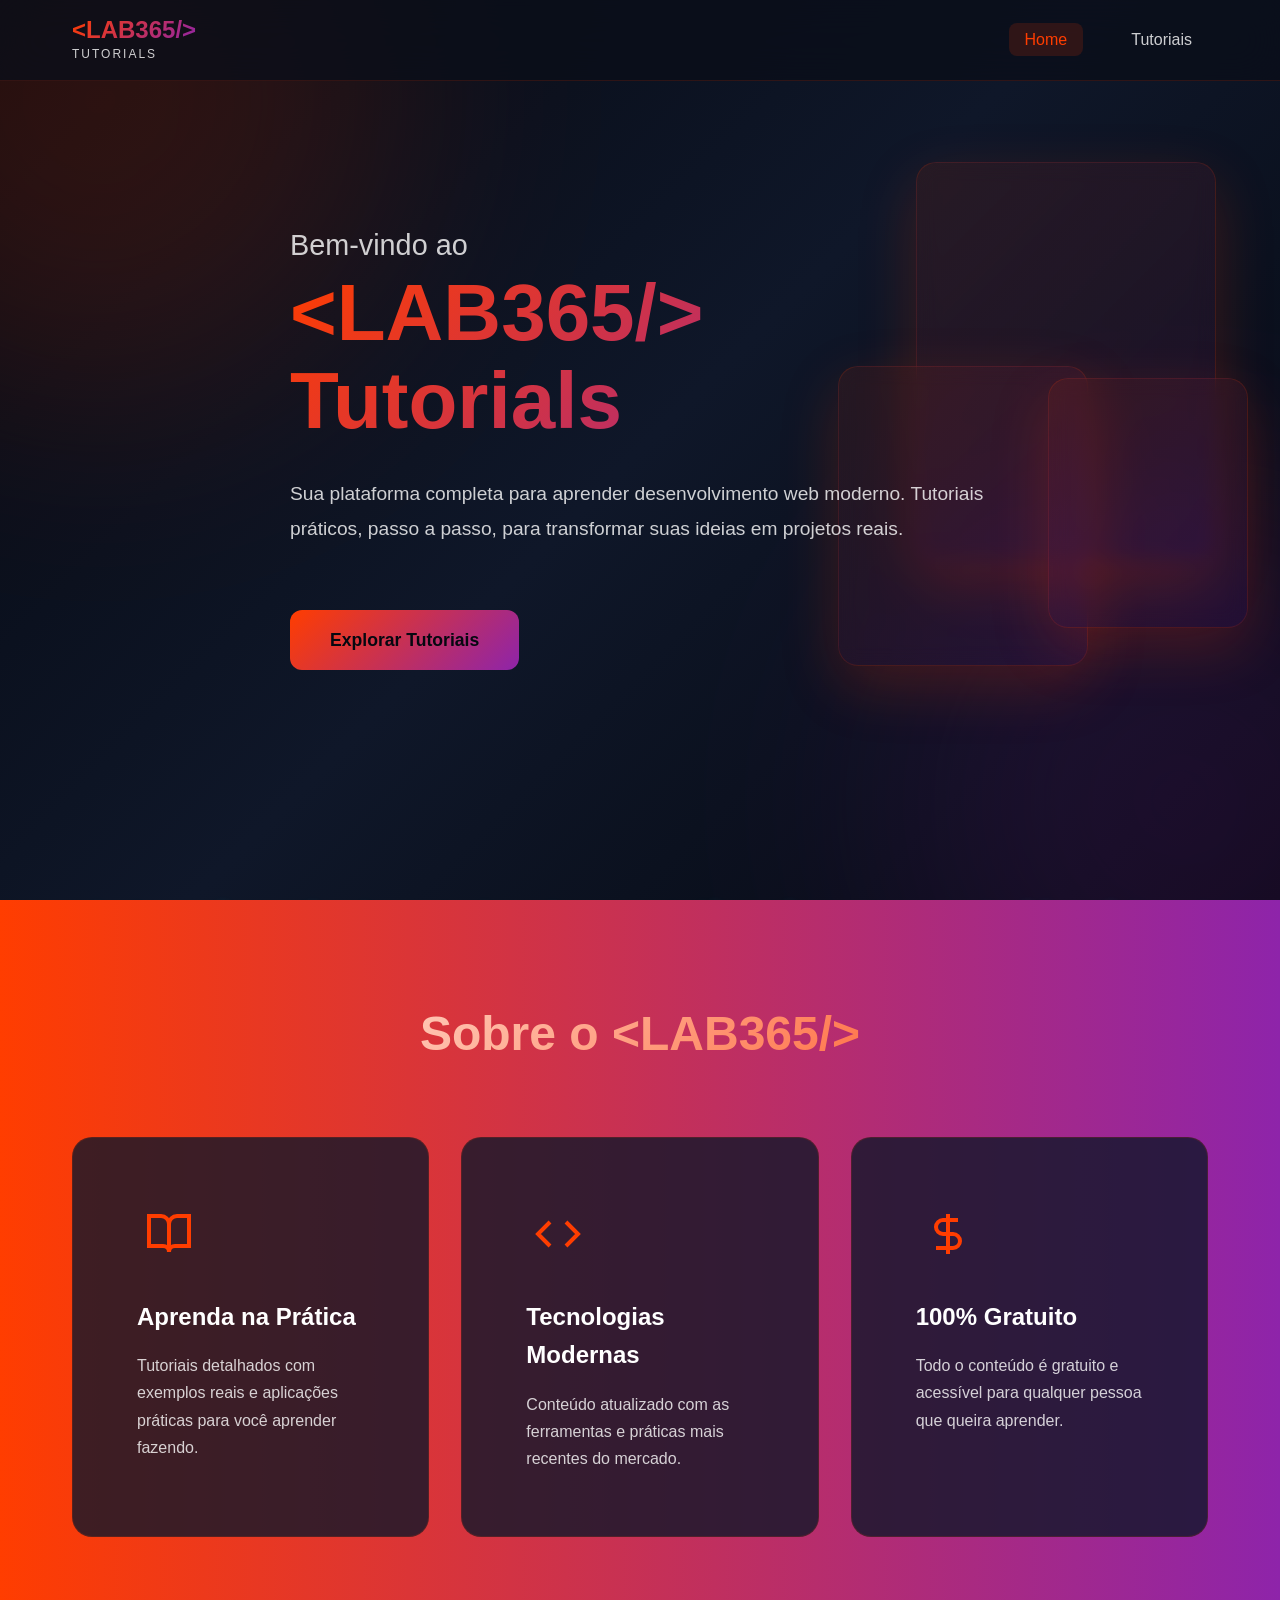
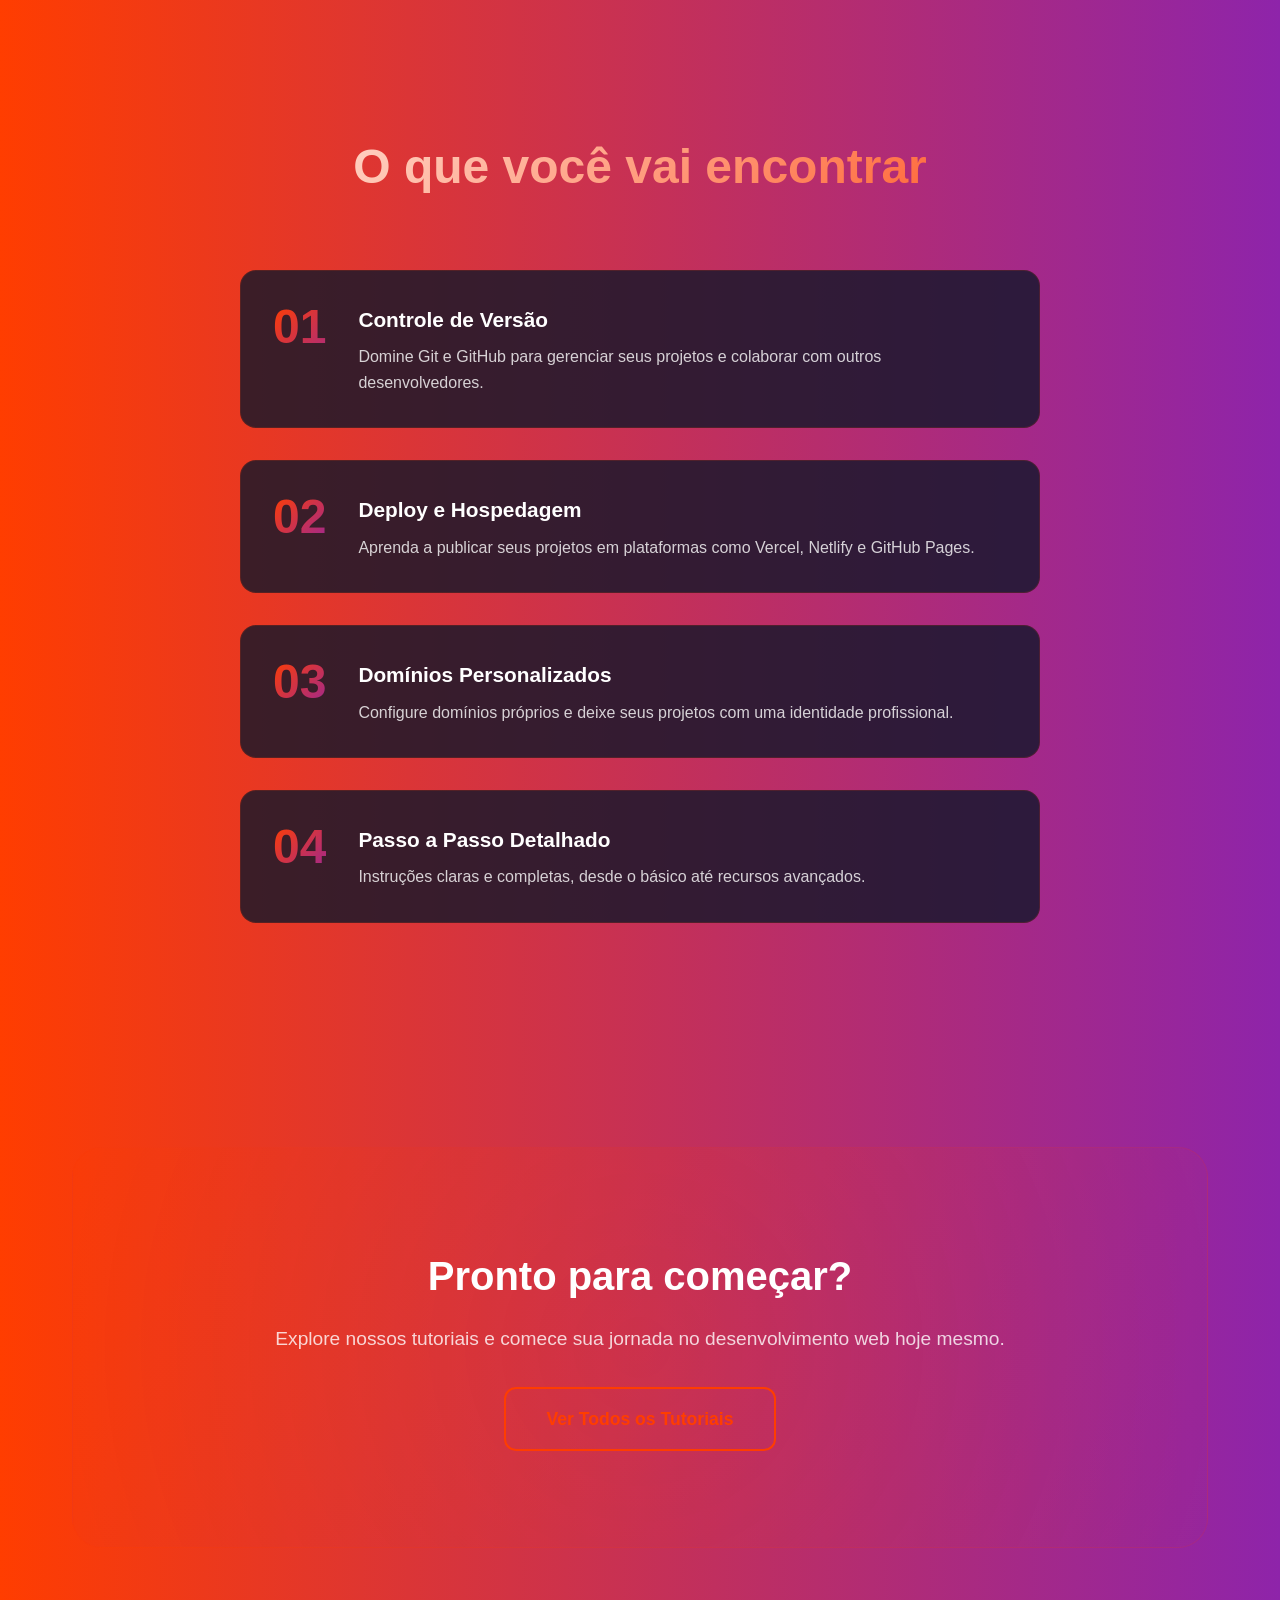
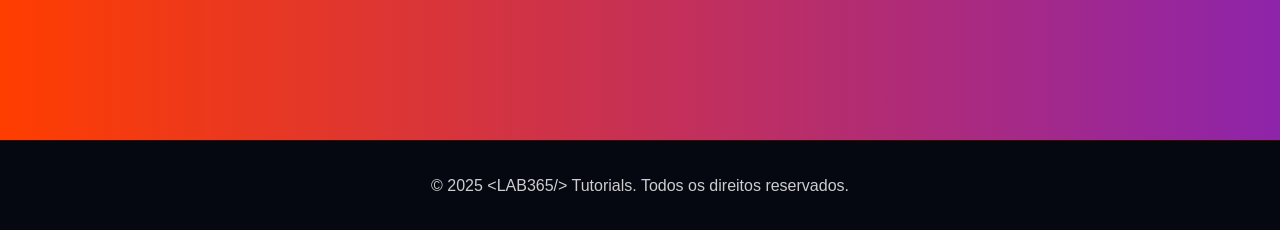
<file: index.html>
<!DOCTYPE html>
<html lang="pt-BR">
<head>
  <meta charset="UTF-8">
  <meta name="viewport" content="width=device-width, initial-scale=1.0">
  <title>LAB365 Tutorials - Aprenda Desenvolvimento Web</title>
  <link rel="stylesheet" href="css/styles.css">
</head>
<body>
<div class="bg-animation"></div>

<header class="header">
  <nav class="nav-container">
    <div class="logo">
      <span class="logo-text">&lt;LAB365/&gt;</span>
      <span class="logo-subtitle">Tutorials</span>
    </div>
    <ul class="nav-menu">
      <li><a href="index.html" class="nav-link active">Home</a></li>
      <li><a href="pages/tutorials.html" class="nav-link">Tutoriais</a></li>
    </ul>
  </nav>
</header>

<main>
  <section class="hero">
    <div class="hero-content">
      <h1 class="hero-title">
        <span class="title-line">Bem-vindo ao</span>
        <span class="title-highlight">&lt;LAB365/&gt Tutorials</span>
      </h1>
      <p class="hero-description">
        Sua plataforma completa para aprender desenvolvimento web moderno.
        Tutoriais práticos, passo a passo, para transformar suas ideias em projetos reais.
      </p>
      <a href="pages/tutorials.html" class="cta-button">
        <span>Explorar Tutoriais</span>
        <div class="button-glow"></div>
      </a>
    </div>
    <div class="hero-visual">
      <div class="floating-card card-1"></div>
      <div class="floating-card card-2"></div>
      <div class="floating-card card-3"></div>
    </div>
  </section>

  <section class="about-section">
    <div class="container">
      <h2 class="section-title">Sobre o &lt;LAB365/&gt</h2>
      <div class="about-grid">
        <div class="about-card" data-tilt>
          <div class="card-icon">
            <svg xmlns="http://www.w3.org/2000/svg" width="48" height="48" viewBox="0 0 24 24" fill="none" stroke="currentColor" stroke-width="2">
              <path d="M2 3h6a4 4 0 0 1 4 4v14a3 3 0 0 0-3-3H2z"></path>
              <path d="M22 3h-6a4 4 0 0 0-4 4v14a3 3 0 0 1 3-3h7z"></path>
            </svg>
          </div>
          <h3>Aprenda na Prática</h3>
          <p>Tutoriais detalhados com exemplos reais e aplicações práticas para você aprender fazendo.</p>
        </div>

        <div class="about-card" data-tilt>
          <div class="card-icon">
            <svg xmlns="http://www.w3.org/2000/svg" width="48" height="48" viewBox="0 0 24 24" fill="none" stroke="currentColor" stroke-width="2">
              <polyline points="16 18 22 12 16 6"></polyline>
              <polyline points="8 6 2 12 8 18"></polyline>
            </svg>
          </div>
          <h3>Tecnologias Modernas</h3>
          <p>Conteúdo atualizado com as ferramentas e práticas mais recentes do mercado.</p>
        </div>

        <div class="about-card" data-tilt>
          <div class="card-icon">
            <svg xmlns="http://www.w3.org/2000/svg" width="48" height="48" viewBox="0 0 24 24" fill="none" stroke="currentColor" stroke-width="2">
              <path d="M12 2v20M17 5H9.5a3.5 3.5 0 0 0 0 7h5a3.5 3.5 0 0 1 0 7H6"></path>
            </svg>
          </div>
          <h3>100% Gratuito</h3>
          <p>Todo o conteúdo é gratuito e acessível para qualquer pessoa que queira aprender.</p>
        </div>
      </div>
    </div>
  </section>

  <section class="features-section">
    <div class="container">
      <h2 class="section-title">O que você vai encontrar</h2>
      <div class="features-list">

        <div class="feature-item">
          <div class="feature-number">01</div>
          <div class="feature-content">
            <h3>Controle de Versão</h3>
            <p>Domine Git e GitHub para gerenciar seus projetos e colaborar com outros desenvolvedores.</p>
          </div>
        </div>

        <div class="feature-item">
          <div class="feature-number">02</div>
          <div class="feature-content">
            <h3>Deploy e Hospedagem</h3>
            <p>Aprenda a publicar seus projetos em plataformas como Vercel, Netlify e GitHub Pages.</p>
          </div>
        </div>

        <div class="feature-item">
          <div class="feature-number">03</div>
          <div class="feature-content">
            <h3>Domínios Personalizados</h3>
            <p>Configure domínios próprios e deixe seus projetos com uma identidade profissional.</p>
          </div>
        </div>

        <div class="feature-item">
          <div class="feature-number">04</div>
          <div class="feature-content">
            <h3>Passo a Passo Detalhado</h3>
            <p>Instruções claras e completas, desde o básico até recursos avançados.</p>
          </div>
        </div>
      </div>
    </div>
  </section>

  <section class="cta-section">
    <div class="container">
      <div class="cta-card">
        <h2>Pronto para começar?</h2>
        <p>Explore nossos tutoriais e comece sua jornada no desenvolvimento web hoje mesmo.</p>
        <a href="pages/tutorials.html" class="cta-button secondary">
          <span>Ver Todos os Tutoriais</span>
          <div class="button-glow"></div>
        </a>
      </div>
    </div>
  </section>
</main>

<footer class="footer">
  <div class="container">
    <p>&copy; 2025 &lt;LAB365/&gt Tutorials. Todos os direitos reservados.</p>
  </div>
</footer>

<script src="js/script.js"></script>
</body>
</html>
</file>
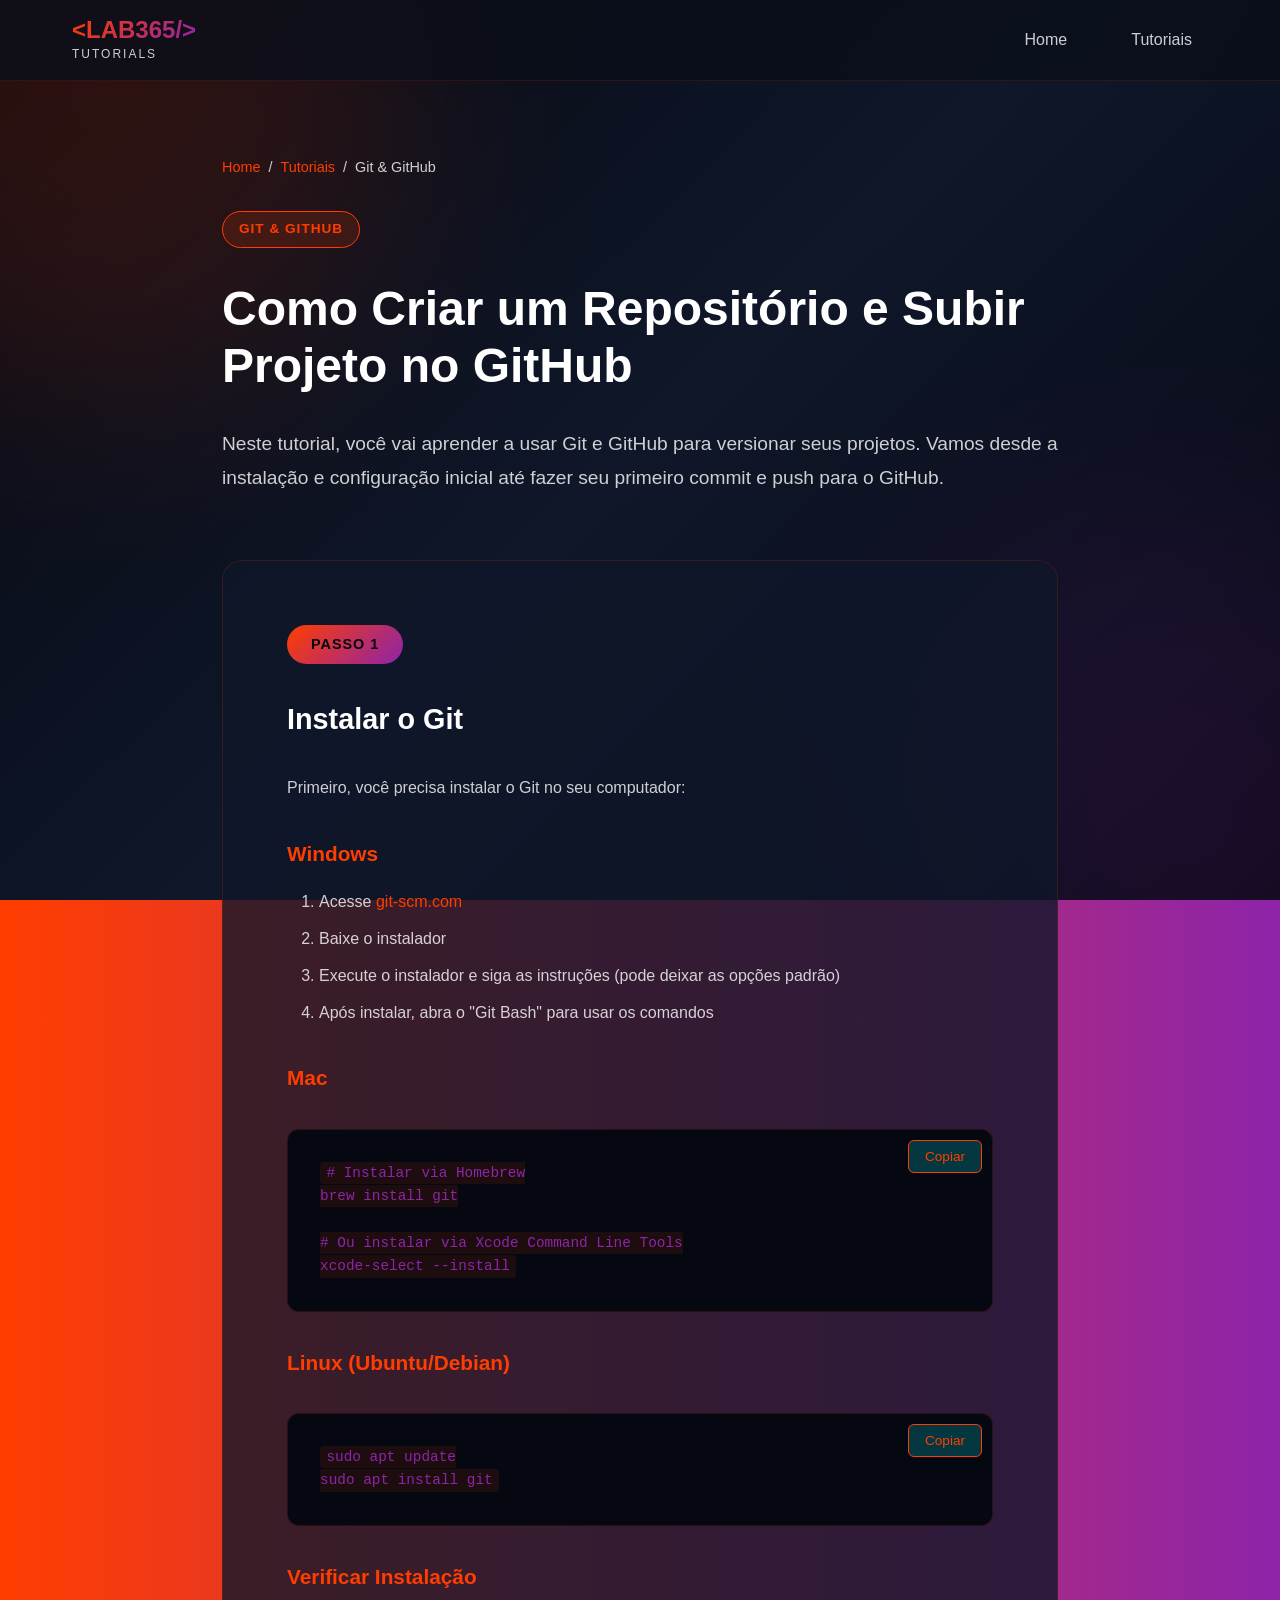
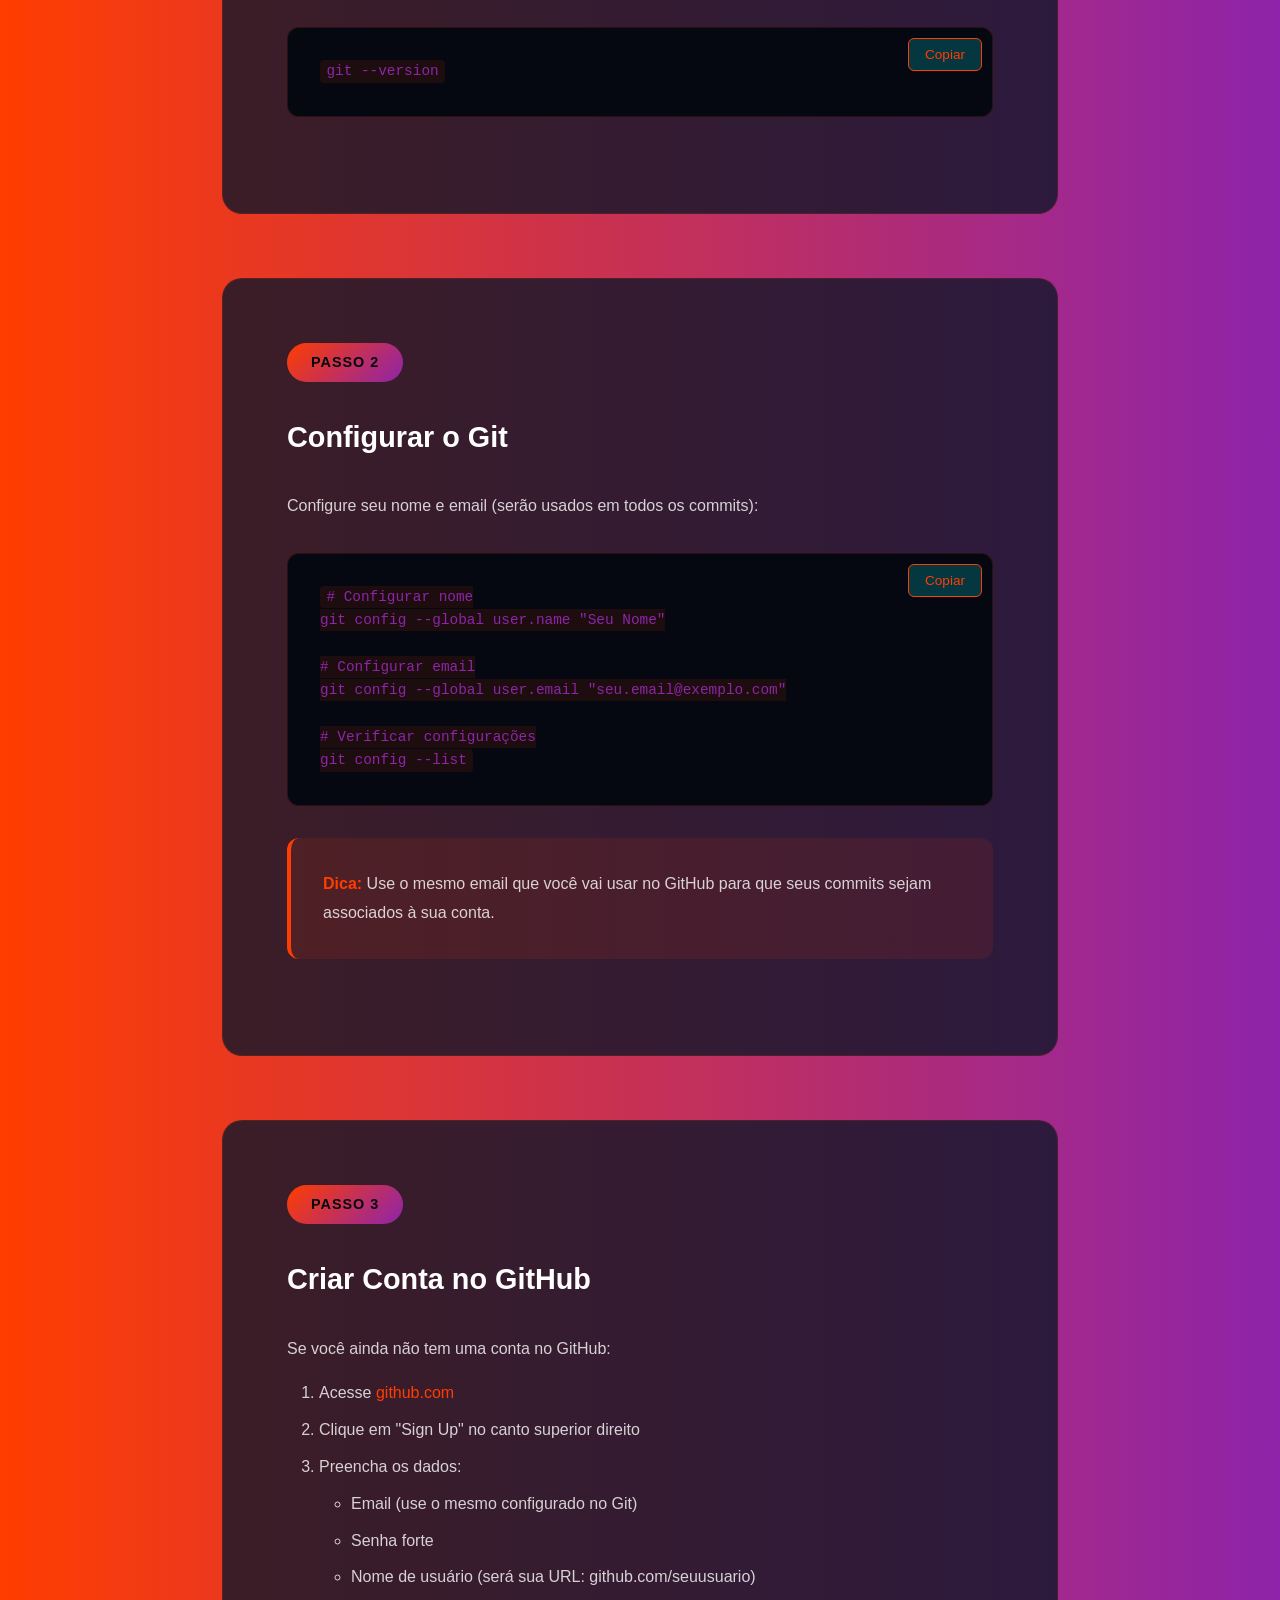
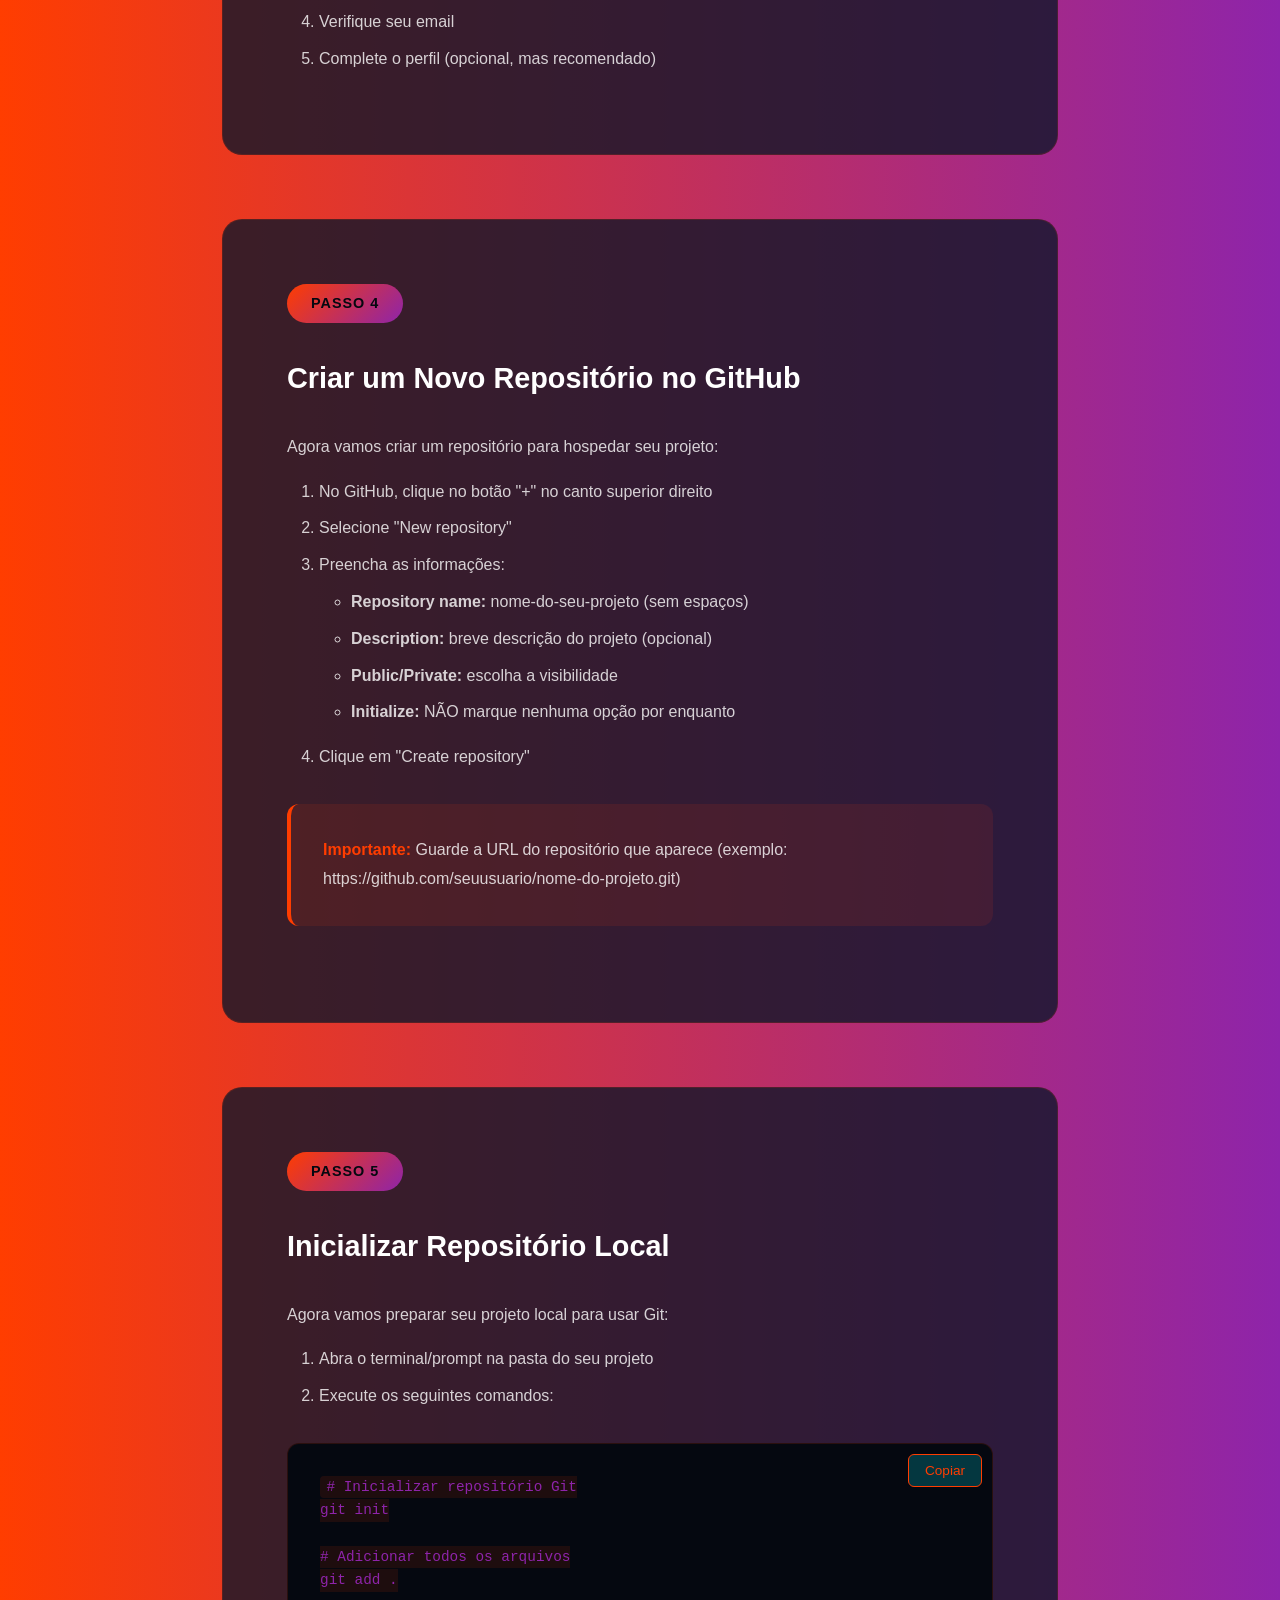
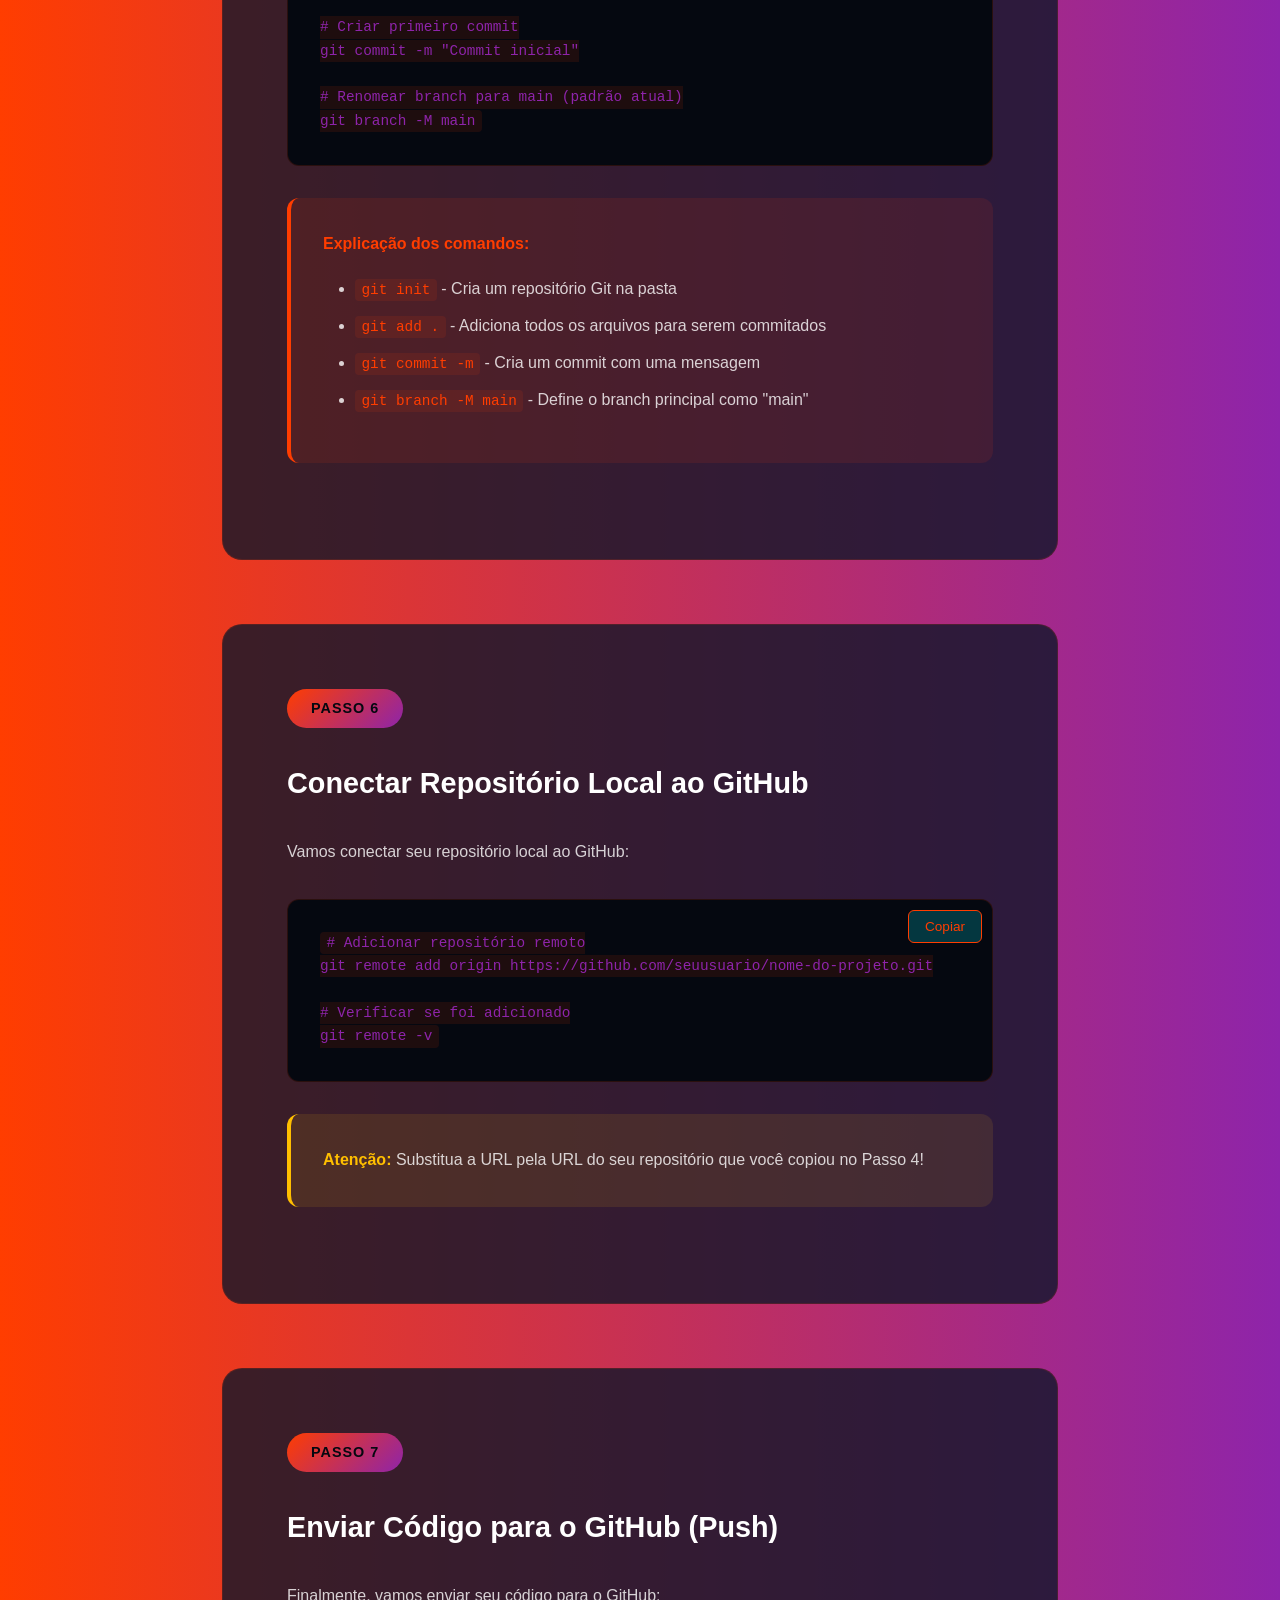
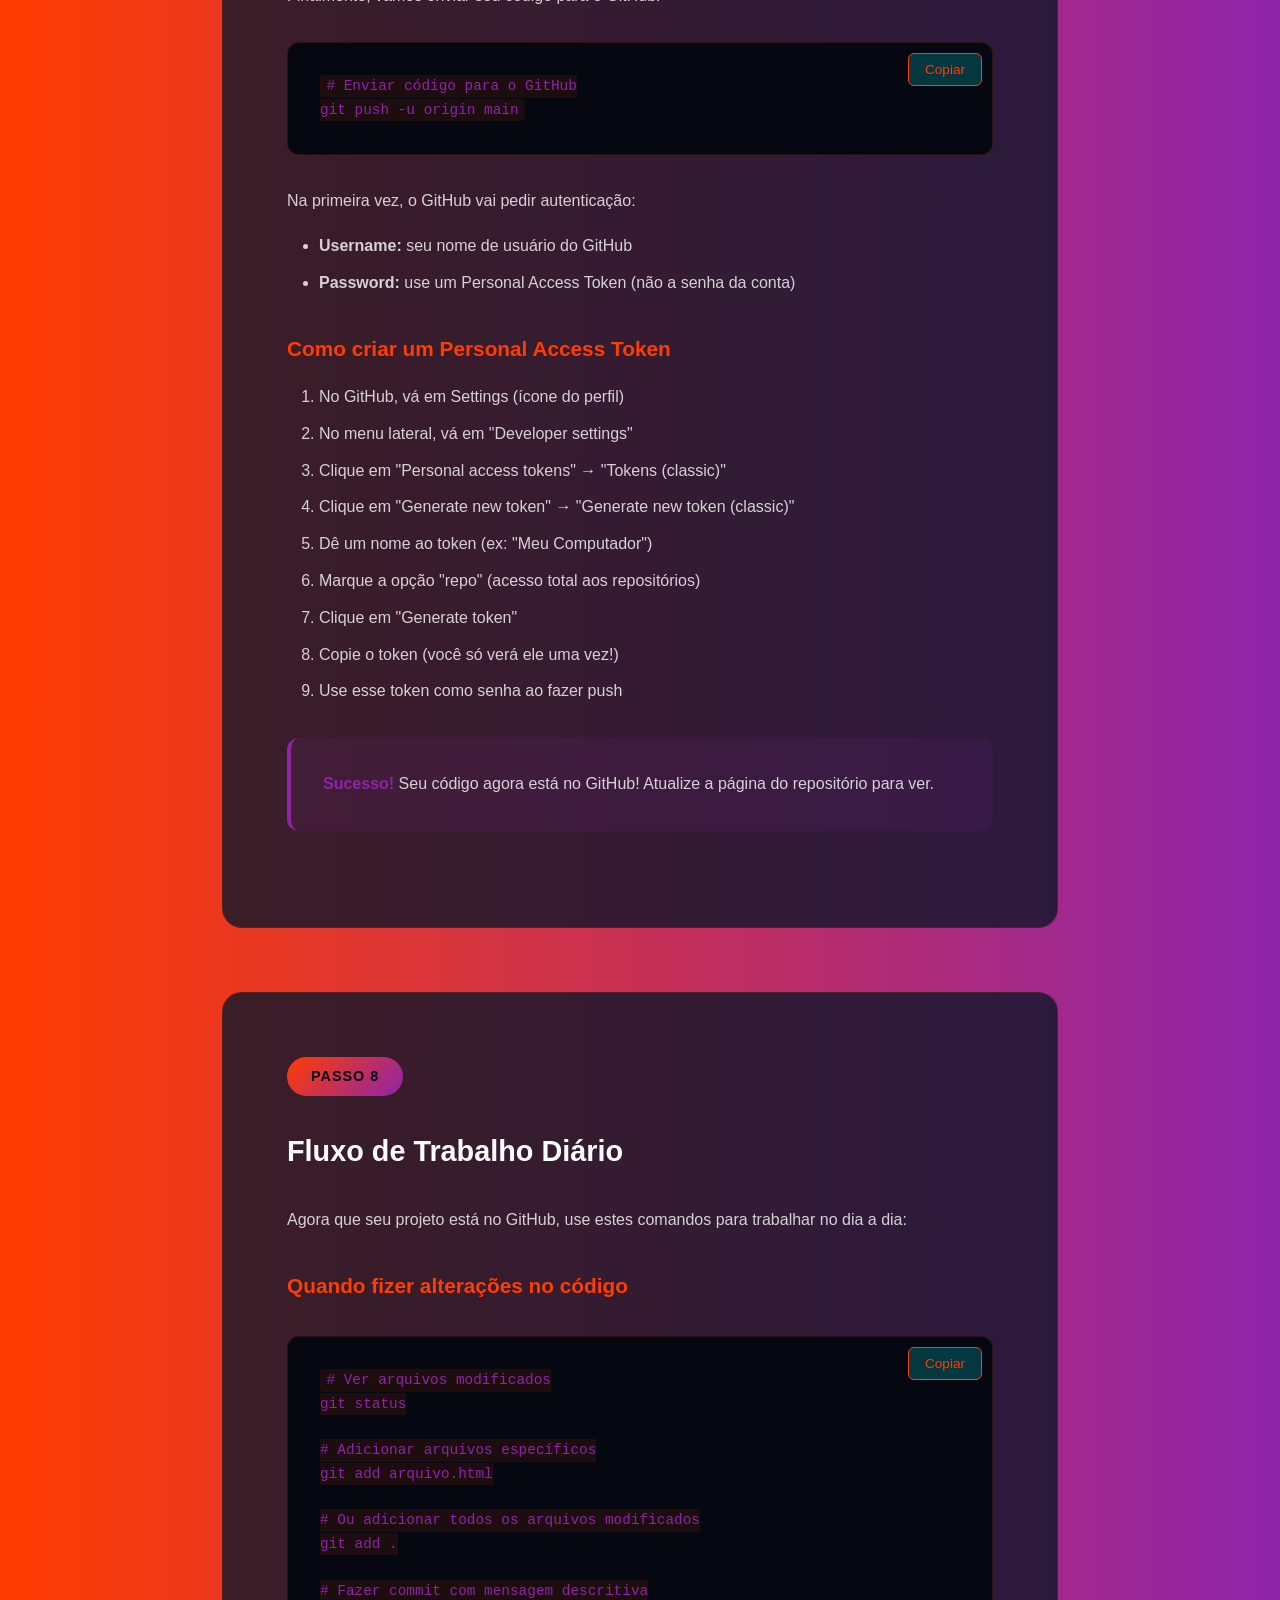
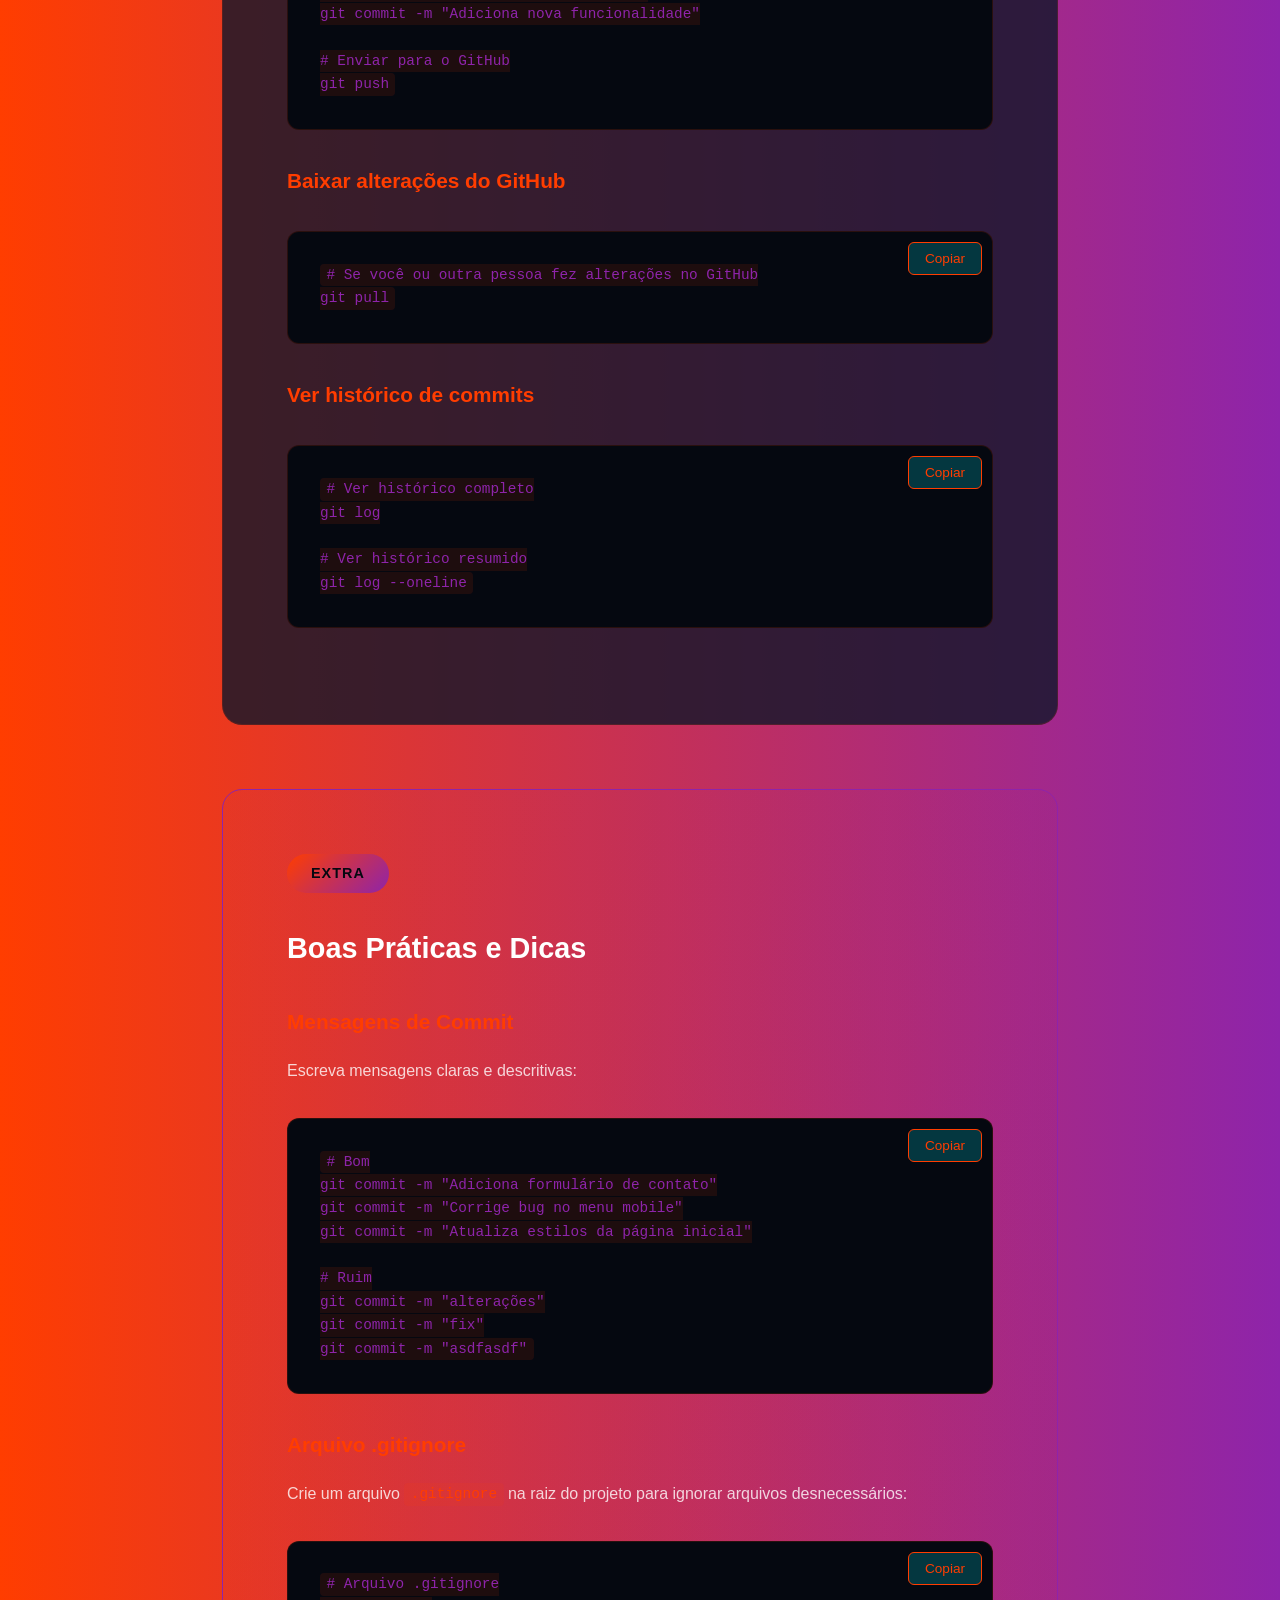
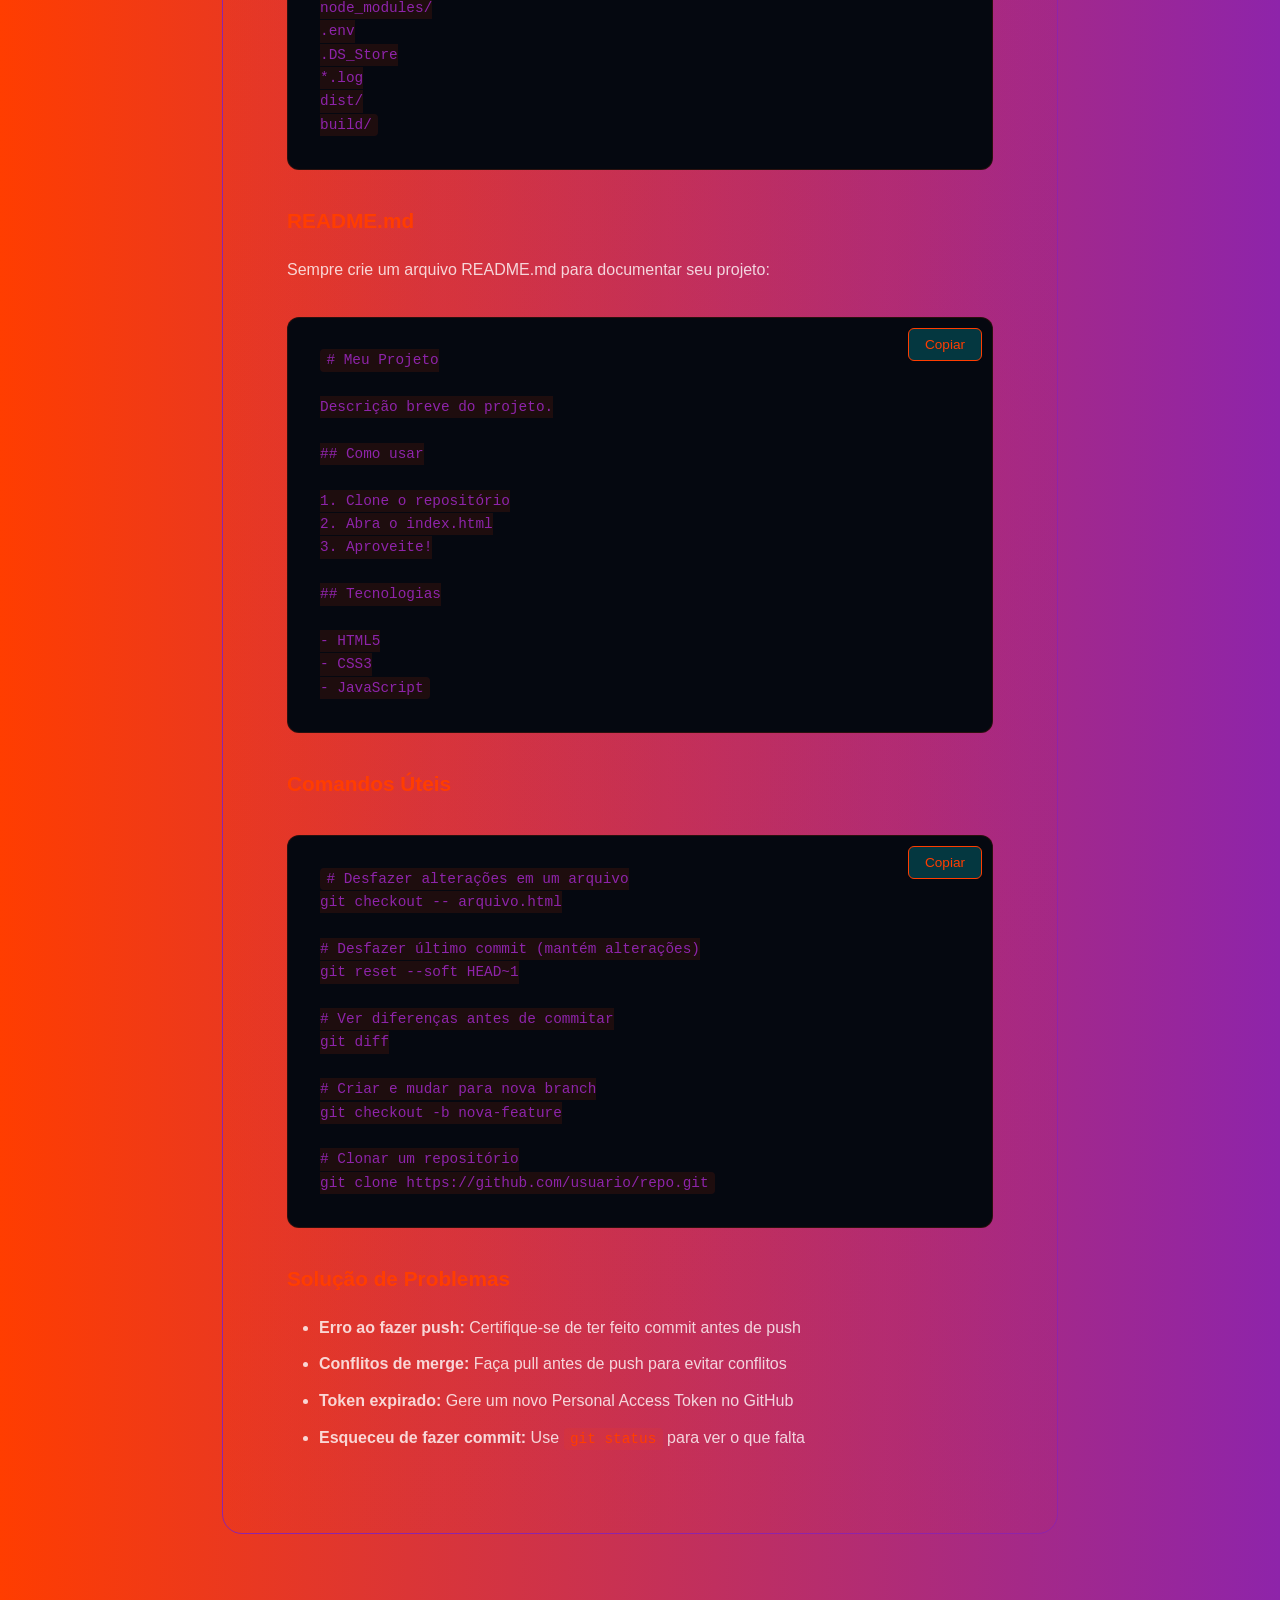
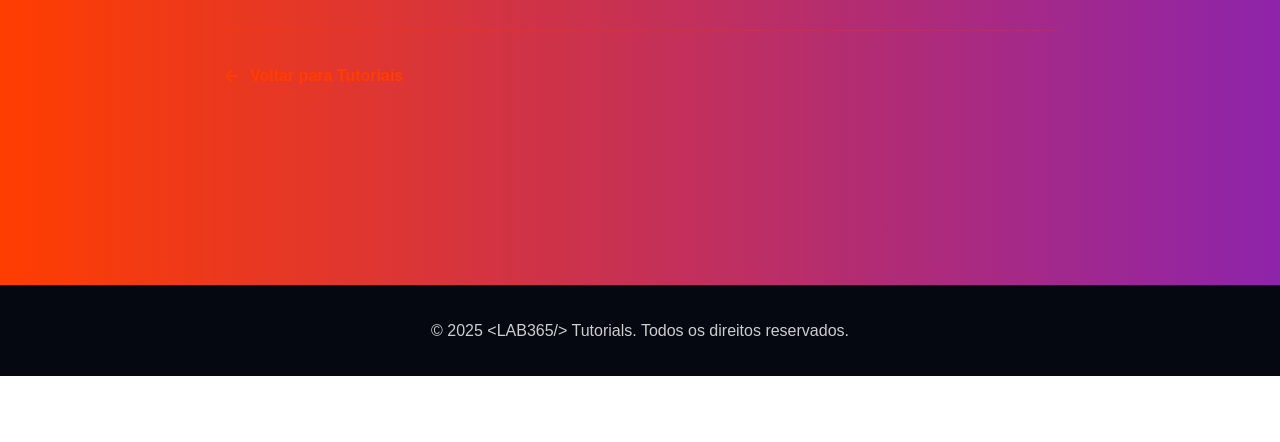
<file: pages/tutorial-github.html>
<!DOCTYPE html>
<html lang="pt-BR">
<head>
  <meta charset="UTF-8">
  <meta name="viewport" content="width=device-width, initial-scale=1.0">
  <title>Tutorial: Criar Repositório no GitHub - &lt;LAB365/&gt Tutorials</title>
  <link rel="stylesheet" href="../css/styles.css">
</head>
<body>
<div class="bg-animation"></div>

<header class="header">
  <nav class="nav-container">
    <div class="logo">
      <span class="logo-text">&lt;LAB365/&gt</span>
      <span class="logo-subtitle">Tutorials</span>
    </div>
    <ul class="nav-menu">
      <li><a href="../index.html" class="nav-link">Home</a></li>
      <li><a href="tutorials.html" class="nav-link">Tutoriais</a></li>
    </ul>
  </nav>
</header>

<main>
  <article class="tutorial-content">
    <div class="container-narrow">
      <div class="breadcrumb">
        <a href="../index.html">Home</a>
        <span>/</span>
        <a href="tutorials.html">Tutoriais</a>
        <span>/</span>
        <span>Git & GitHub</span>
      </div>

      <header class="tutorial-header">
        <div class="tutorial-badge">Git & GitHub</div>
        <h1>Como Criar um Repositório e Subir Projeto no GitHub</h1>
        <p class="tutorial-intro">
          Neste tutorial, você vai aprender a usar Git e GitHub para versionar seus projetos.
          Vamos desde a instalação e configuração inicial até fazer seu primeiro commit e push para o GitHub.
        </p>
      </header>

      <div class="tutorial-steps">
        <div class="step-card">
          <div class="step-number">Passo 1</div>
          <h2>Instalar o Git</h2>
          <div class="step-content">
            <p>Primeiro, você precisa instalar o Git no seu computador:</p>

            <h3>Windows</h3>
            <ol>
              <li>Acesse <a href="https://git-scm.com/download/win" target="_blank" rel="noopener">git-scm.com</a></li>
              <li>Baixe o instalador</li>
              <li>Execute o instalador e siga as instruções (pode deixar as opções padrão)</li>
              <li>Após instalar, abra o "Git Bash" para usar os comandos</li>
            </ol>

            <h3>Mac</h3>
            <div class="code-block">
                                <pre><code># Instalar via Homebrew
brew install git

# Ou instalar via Xcode Command Line Tools
xcode-select --install</code></pre>
            </div>

            <h3>Linux (Ubuntu/Debian)</h3>
            <div class="code-block">
                                <pre><code>sudo apt update
sudo apt install git</code></pre>
            </div>

            <h3>Verificar Instalação</h3>
            <div class="code-block">
              <pre><code>git --version</code></pre>
            </div>
          </div>
        </div>

        <div class="step-card">
          <div class="step-number">Passo 2</div>
          <h2>Configurar o Git</h2>
          <div class="step-content">
            <p>Configure seu nome e email (serão usados em todos os commits):</p>
            <div class="code-block">
                                <pre><code># Configurar nome
git config --global user.name "Seu Nome"

# Configurar email
git config --global user.email "seu.email@exemplo.com"

# Verificar configurações
git config --list</code></pre>
            </div>
            <div class="tip">
              <strong>Dica:</strong> Use o mesmo email que você vai usar no GitHub para que seus commits sejam associados à sua conta.
            </div>
          </div>
        </div>

        <div class="step-card">
          <div class="step-number">Passo 3</div>
          <h2>Criar Conta no GitHub</h2>
          <div class="step-content">
            <p>Se você ainda não tem uma conta no GitHub:</p>
            <ol>
              <li>Acesse <a href="https://github.com" target="_blank" rel="noopener">github.com</a></li>
              <li>Clique em "Sign Up" no canto superior direito</li>
              <li>Preencha os dados:
                <ul>
                  <li>Email (use o mesmo configurado no Git)</li>
                  <li>Senha forte</li>
                  <li>Nome de usuário (será sua URL: github.com/seuusuario)</li>
                </ul>
              </li>
              <li>Verifique seu email</li>
              <li>Complete o perfil (opcional, mas recomendado)</li>
            </ol>
          </div>
        </div>

        <div class="step-card">
          <div class="step-number">Passo 4</div>
          <h2>Criar um Novo Repositório no GitHub</h2>
          <div class="step-content">
            <p>Agora vamos criar um repositório para hospedar seu projeto:</p>
            <ol>
              <li>No GitHub, clique no botão "+" no canto superior direito</li>
              <li>Selecione "New repository"</li>
              <li>Preencha as informações:
                <ul>
                  <li><strong>Repository name:</strong> nome-do-seu-projeto (sem espaços)</li>
                  <li><strong>Description:</strong> breve descrição do projeto (opcional)</li>
                  <li><strong>Public/Private:</strong> escolha a visibilidade</li>
                  <li><strong>Initialize:</strong> NÃO marque nenhuma opção por enquanto</li>
                </ul>
              </li>
              <li>Clique em "Create repository"</li>
            </ol>
            <div class="tip">
              <strong>Importante:</strong> Guarde a URL do repositório que aparece (exemplo: https://github.com/seuusuario/nome-do-projeto.git)
            </div>
          </div>
        </div>

        <div class="step-card">
          <div class="step-number">Passo 5</div>
          <h2>Inicializar Repositório Local</h2>
          <div class="step-content">
            <p>Agora vamos preparar seu projeto local para usar Git:</p>
            <ol>
              <li>Abra o terminal/prompt na pasta do seu projeto</li>
              <li>Execute os seguintes comandos:</li>
            </ol>
            <div class="code-block">
                                <pre><code># Inicializar repositório Git
git init

# Adicionar todos os arquivos
git add .

# Criar primeiro commit
git commit -m "Commit inicial"

# Renomear branch para main (padrão atual)
git branch -M main</code></pre>
            </div>
            <div class="tip">
              <strong>Explicação dos comandos:</strong>
              <ul>
                <li><code>git init</code> - Cria um repositório Git na pasta</li>
                <li><code>git add .</code> - Adiciona todos os arquivos para serem commitados</li>
                <li><code>git commit -m</code> - Cria um commit com uma mensagem</li>
                <li><code>git branch -M main</code> - Define o branch principal como "main"</li>
              </ul>
            </div>
          </div>
        </div>

        <div class="step-card">
          <div class="step-number">Passo 6</div>
          <h2>Conectar Repositório Local ao GitHub</h2>
          <div class="step-content">
            <p>Vamos conectar seu repositório local ao GitHub:</p>
            <div class="code-block">
                                <pre><code># Adicionar repositório remoto
git remote add origin https://github.com/seuusuario/nome-do-projeto.git

# Verificar se foi adicionado
git remote -v</code></pre>
            </div>
            <div class="warning">
              <strong>Atenção:</strong> Substitua a URL pela URL do seu repositório que você copiou no Passo 4!
            </div>
          </div>
        </div>

        <div class="step-card">
          <div class="step-number">Passo 7</div>
          <h2>Enviar Código para o GitHub (Push)</h2>
          <div class="step-content">
            <p>Finalmente, vamos enviar seu código para o GitHub:</p>
            <div class="code-block">
                                <pre><code># Enviar código para o GitHub
git push -u origin main</code></pre>
            </div>
            <p>Na primeira vez, o GitHub vai pedir autenticação:</p>
            <ul>
              <li><strong>Username:</strong> seu nome de usuário do GitHub</li>
              <li><strong>Password:</strong> use um Personal Access Token (não a senha da conta)</li>
            </ul>

            <h3>Como criar um Personal Access Token</h3>
            <ol>
              <li>No GitHub, vá em Settings (ícone do perfil)</li>
              <li>No menu lateral, vá em "Developer settings"</li>
              <li>Clique em "Personal access tokens" → "Tokens (classic)"</li>
              <li>Clique em "Generate new token" → "Generate new token (classic)"</li>
              <li>Dê um nome ao token (ex: "Meu Computador")</li>
              <li>Marque a opção "repo" (acesso total aos repositórios)</li>
              <li>Clique em "Generate token"</li>
              <li>Copie o token (você só verá ele uma vez!)</li>
              <li>Use esse token como senha ao fazer push</li>
            </ol>

            <div class="success">
              <strong>Sucesso!</strong> Seu código agora está no GitHub! Atualize a página do repositório para ver.
            </div>
          </div>
        </div>

        <div class="step-card">
          <div class="step-number">Passo 8</div>
          <h2>Fluxo de Trabalho Diário</h2>
          <div class="step-content">
            <p>Agora que seu projeto está no GitHub, use estes comandos para trabalhar no dia a dia:</p>

            <h3>Quando fizer alterações no código</h3>
            <div class="code-block">
                                <pre><code># Ver arquivos modificados
git status

# Adicionar arquivos específicos
git add arquivo.html

# Ou adicionar todos os arquivos modificados
git add .

# Fazer commit com mensagem descritiva
git commit -m "Adiciona nova funcionalidade"

# Enviar para o GitHub
git push</code></pre>
            </div>

            <h3>Baixar alterações do GitHub</h3>
            <div class="code-block">
                                <pre><code># Se você ou outra pessoa fez alterações no GitHub
git pull</code></pre>
            </div>

            <h3>Ver histórico de commits</h3>
            <div class="code-block">
                                <pre><code># Ver histórico completo
git log

# Ver histórico resumido
git log --oneline</code></pre>
            </div>
          </div>
        </div>

        <div class="step-card bonus">
          <div class="step-number">Extra</div>
          <h2>Boas Práticas e Dicas</h2>
          <div class="step-content">
            <h3>Mensagens de Commit</h3>
            <p>Escreva mensagens claras e descritivas:</p>
            <div class="code-block">
                                <pre><code># Bom
git commit -m "Adiciona formulário de contato"
git commit -m "Corrige bug no menu mobile"
git commit -m "Atualiza estilos da página inicial"

# Ruim
git commit -m "alterações"
git commit -m "fix"
git commit -m "asdfasdf"</code></pre>
            </div>

            <h3>Arquivo .gitignore</h3>
            <p>Crie um arquivo <code>.gitignore</code> na raiz do projeto para ignorar arquivos desnecessários:</p>
            <div class="code-block">
                                <pre><code># Arquivo .gitignore
node_modules/
.env
.DS_Store
*.log
dist/
build/</code></pre>
            </div>

            <h3>README.md</h3>
            <p>Sempre crie um arquivo README.md para documentar seu projeto:</p>
            <div class="code-block">
                                <pre><code># Meu Projeto

Descrição breve do projeto.

## Como usar

1. Clone o repositório
2. Abra o index.html
3. Aproveite!

## Tecnologias

- HTML5
- CSS3
- JavaScript</code></pre>
            </div>

            <h3>Comandos Úteis</h3>
            <div class="code-block">
                                <pre><code># Desfazer alterações em um arquivo
git checkout -- arquivo.html

# Desfazer último commit (mantém alterações)
git reset --soft HEAD~1

# Ver diferenças antes de commitar
git diff

# Criar e mudar para nova branch
git checkout -b nova-feature

# Clonar um repositório
git clone https://github.com/usuario/repo.git</code></pre>
            </div>

            <h3>Solução de Problemas</h3>
            <ul>
              <li><strong>Erro ao fazer push:</strong> Certifique-se de ter feito commit antes de push</li>
              <li><strong>Conflitos de merge:</strong> Faça pull antes de push para evitar conflitos</li>
              <li><strong>Token expirado:</strong> Gere um novo Personal Access Token no GitHub</li>
              <li><strong>Esqueceu de fazer commit:</strong> Use <code>git status</code> para ver o que falta</li>
            </ul>
          </div>
        </div>
      </div>

      <div class="tutorial-footer">
        <a href="tutorials.html" class="back-link">
          <svg xmlns="http://www.w3.org/2000/svg" width="20" height="20" viewBox="0 0 24 24" fill="none" stroke="currentColor" stroke-width="2">
            <line x1="19" y1="12" x2="5" y2="12"></line>
            <polyline points="12 19 5 12 12 5"></polyline>
          </svg>
          <span>Voltar para Tutoriais</span>
        </a>
      </div>
    </div>
  </article>
</main>

<footer class="footer">
  <div class="container">
    <p>&copy; 2025 &lt;LAB365/&gt Tutorials. Todos os direitos reservados.</p>
  </div>
</footer>

<script src="../js/script.js"></script>
</body>
</html>
</file>
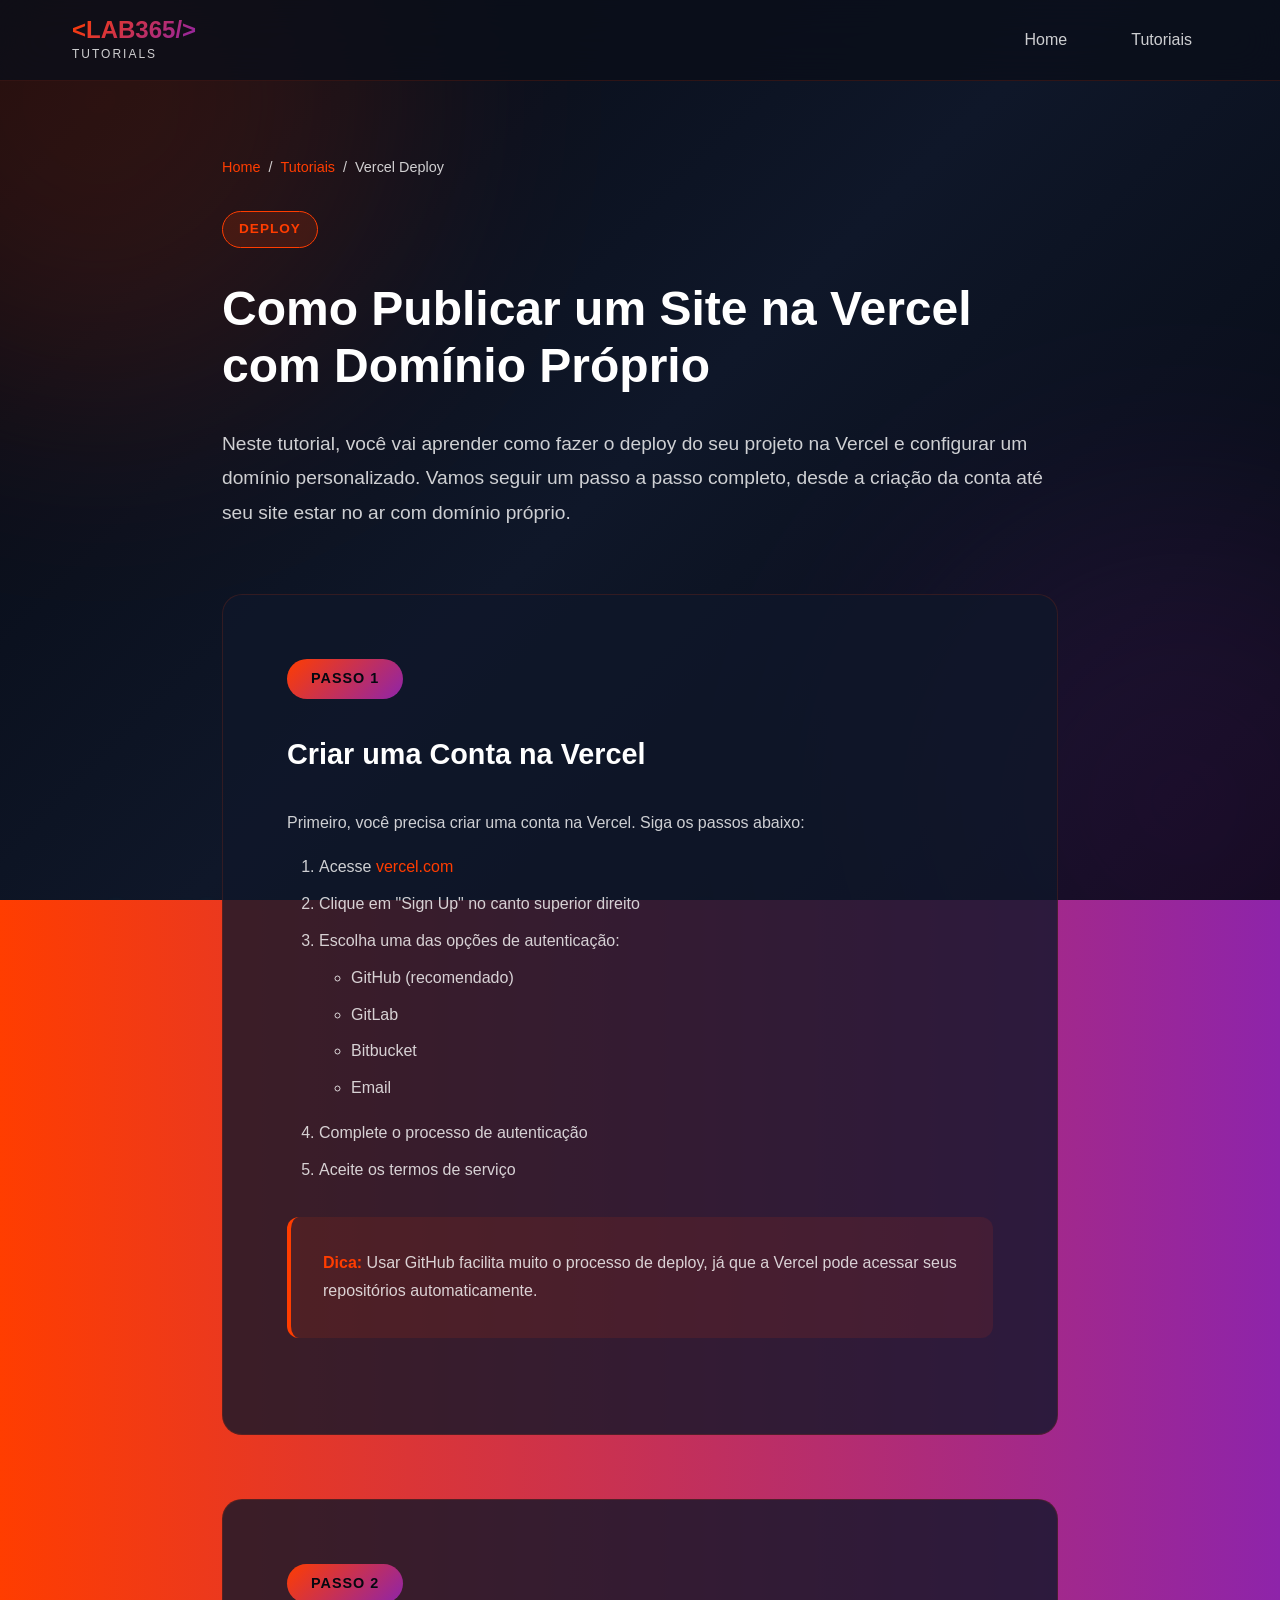
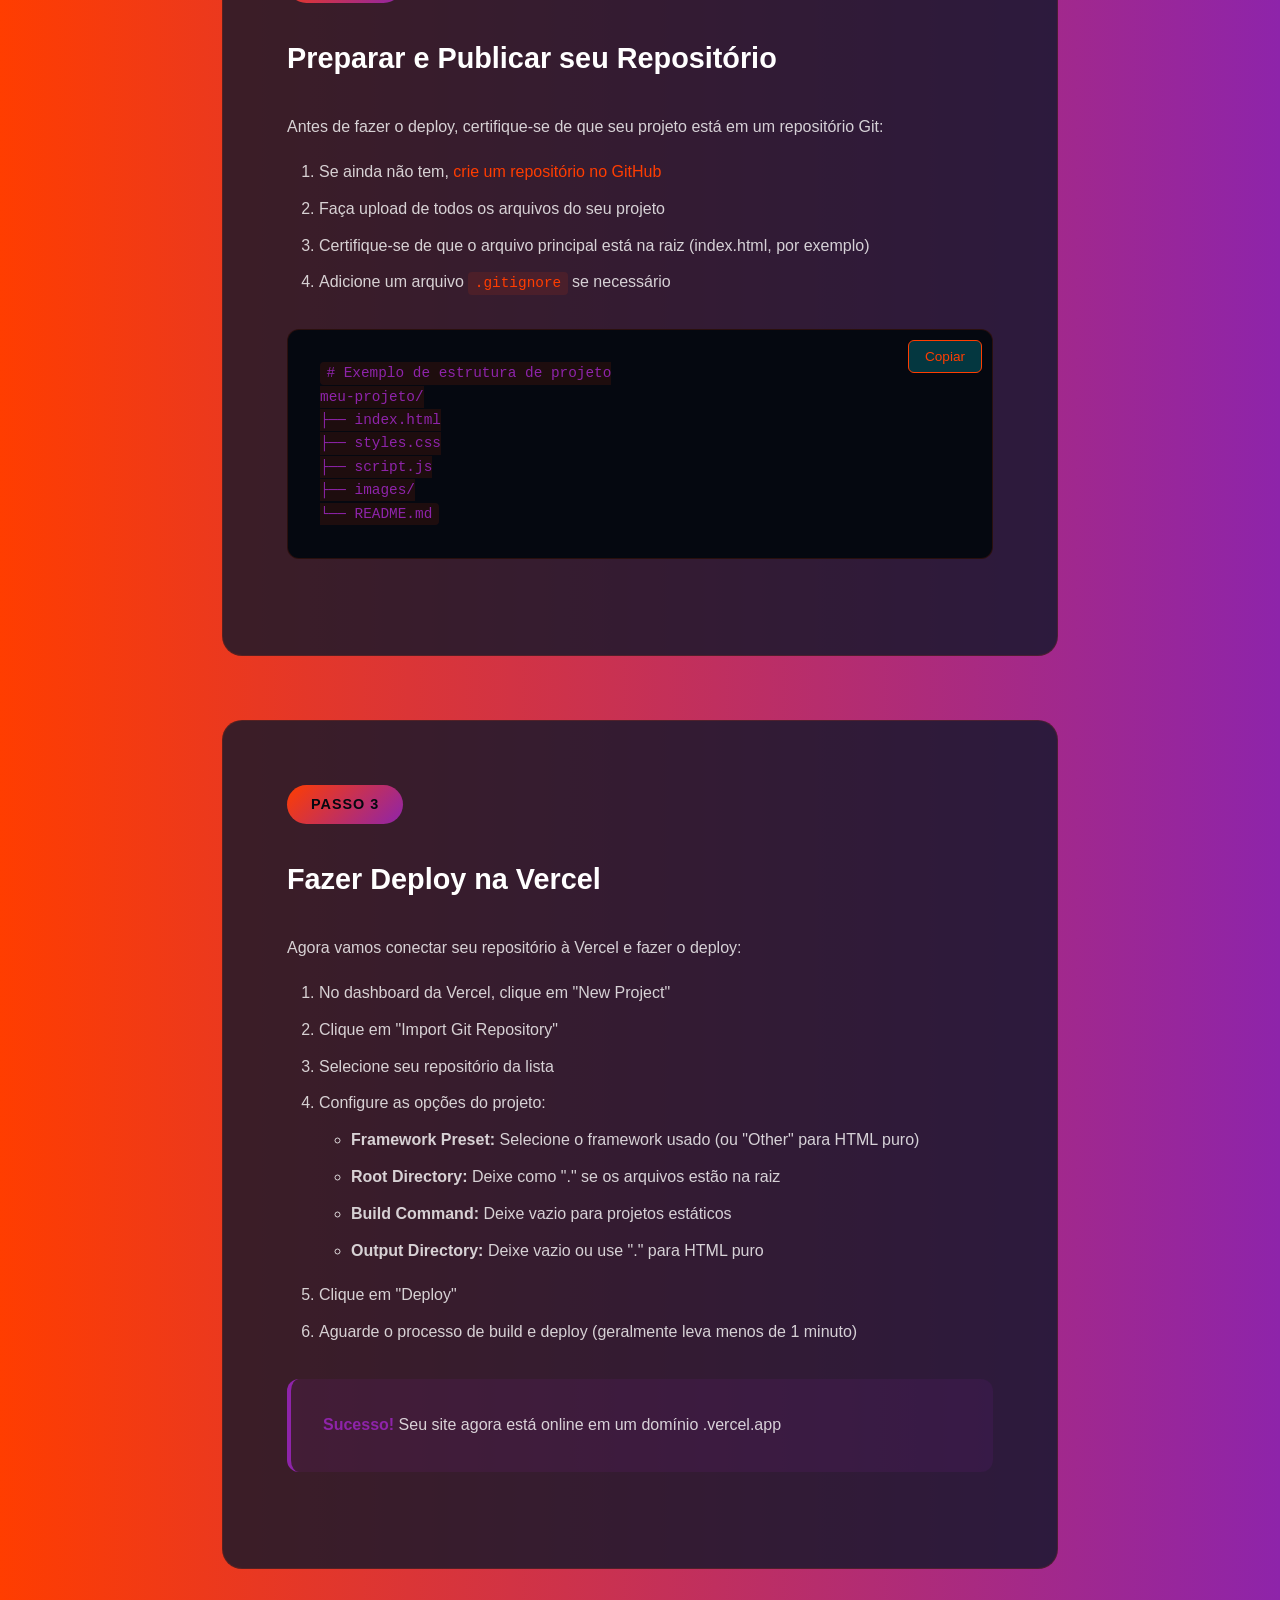
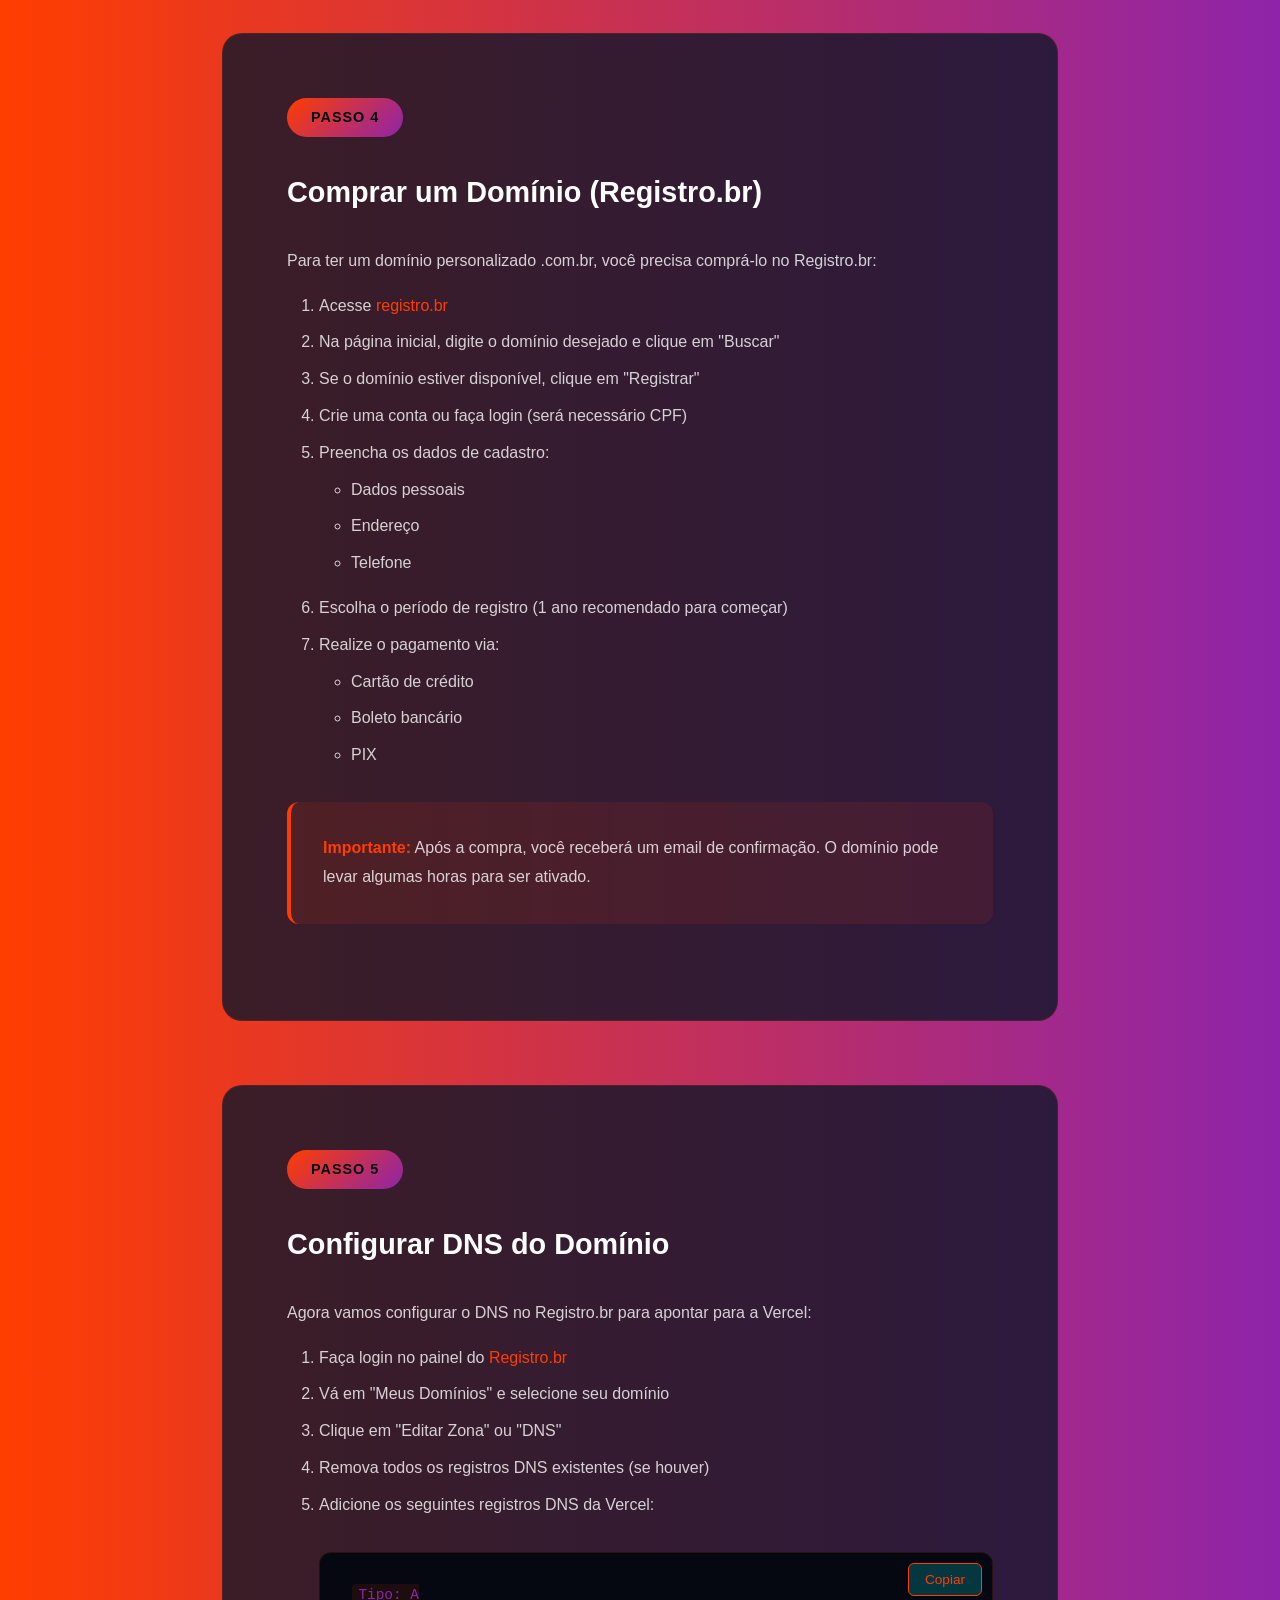
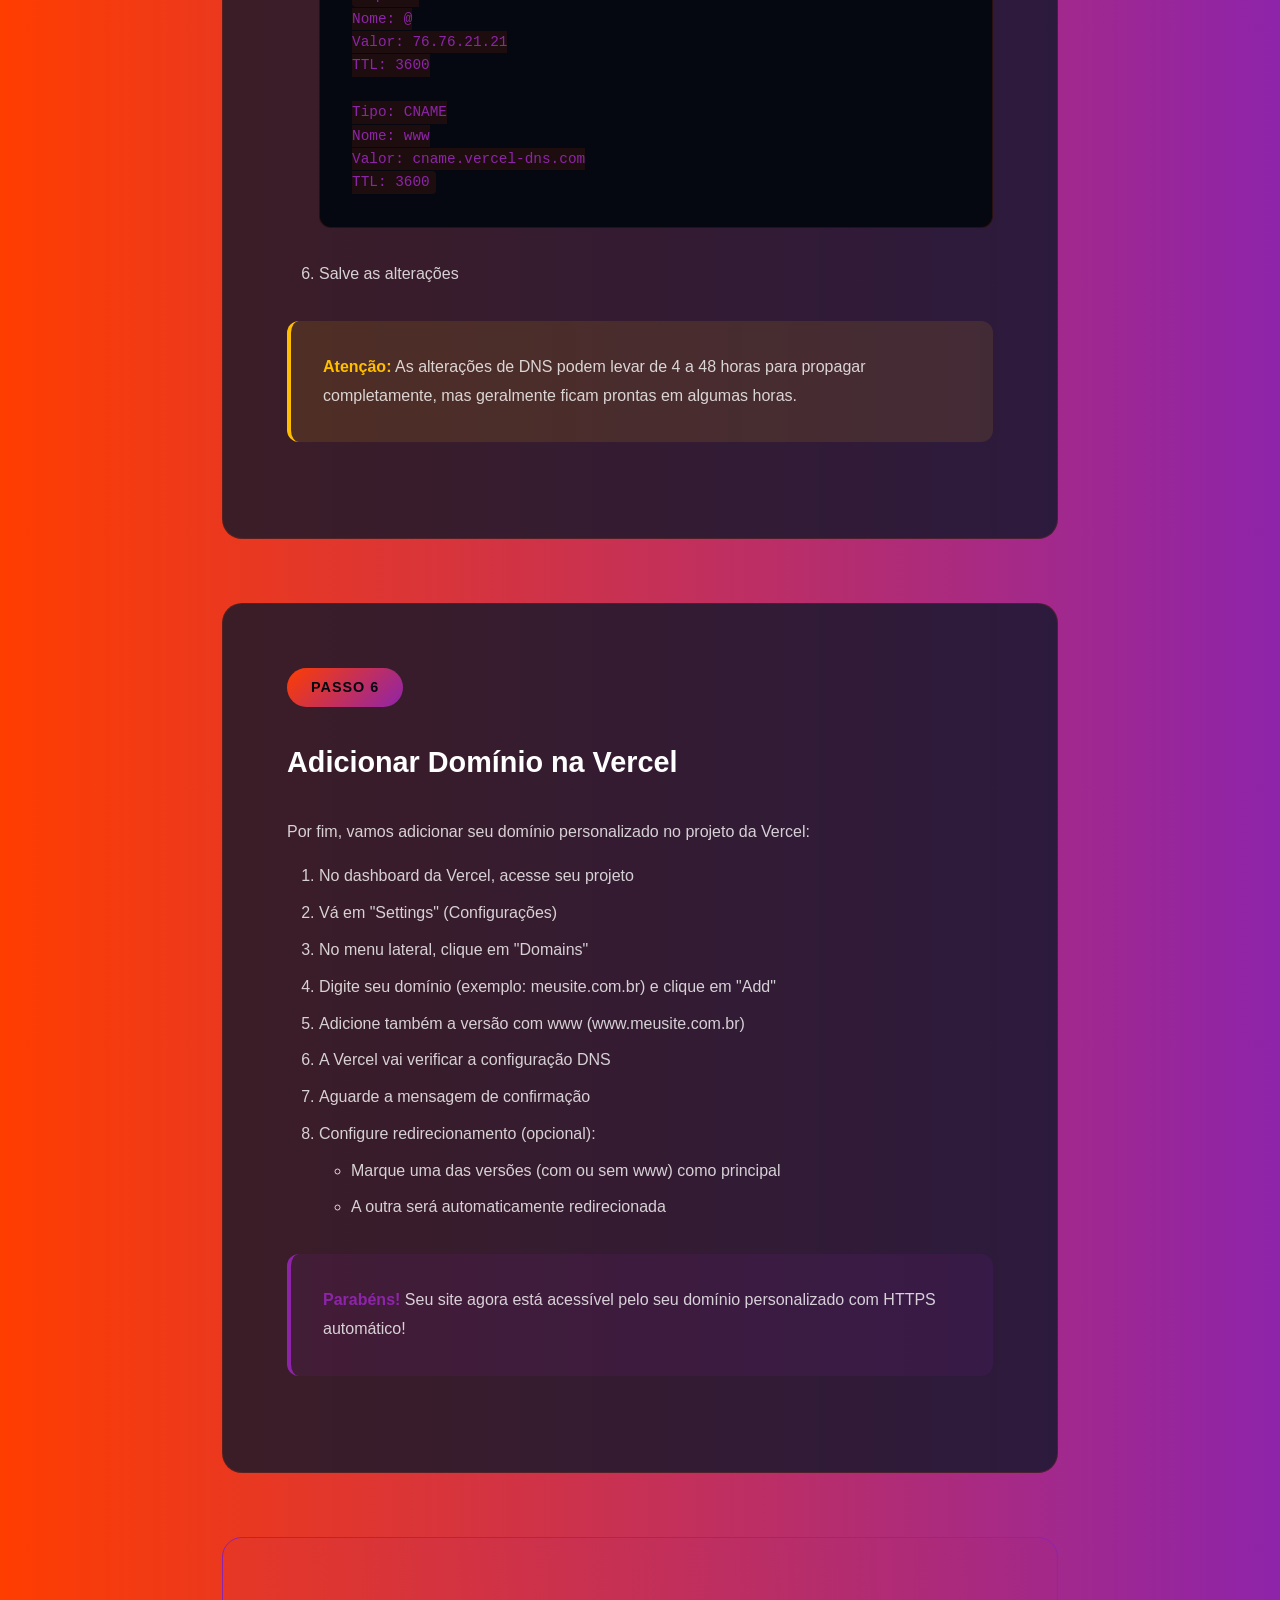
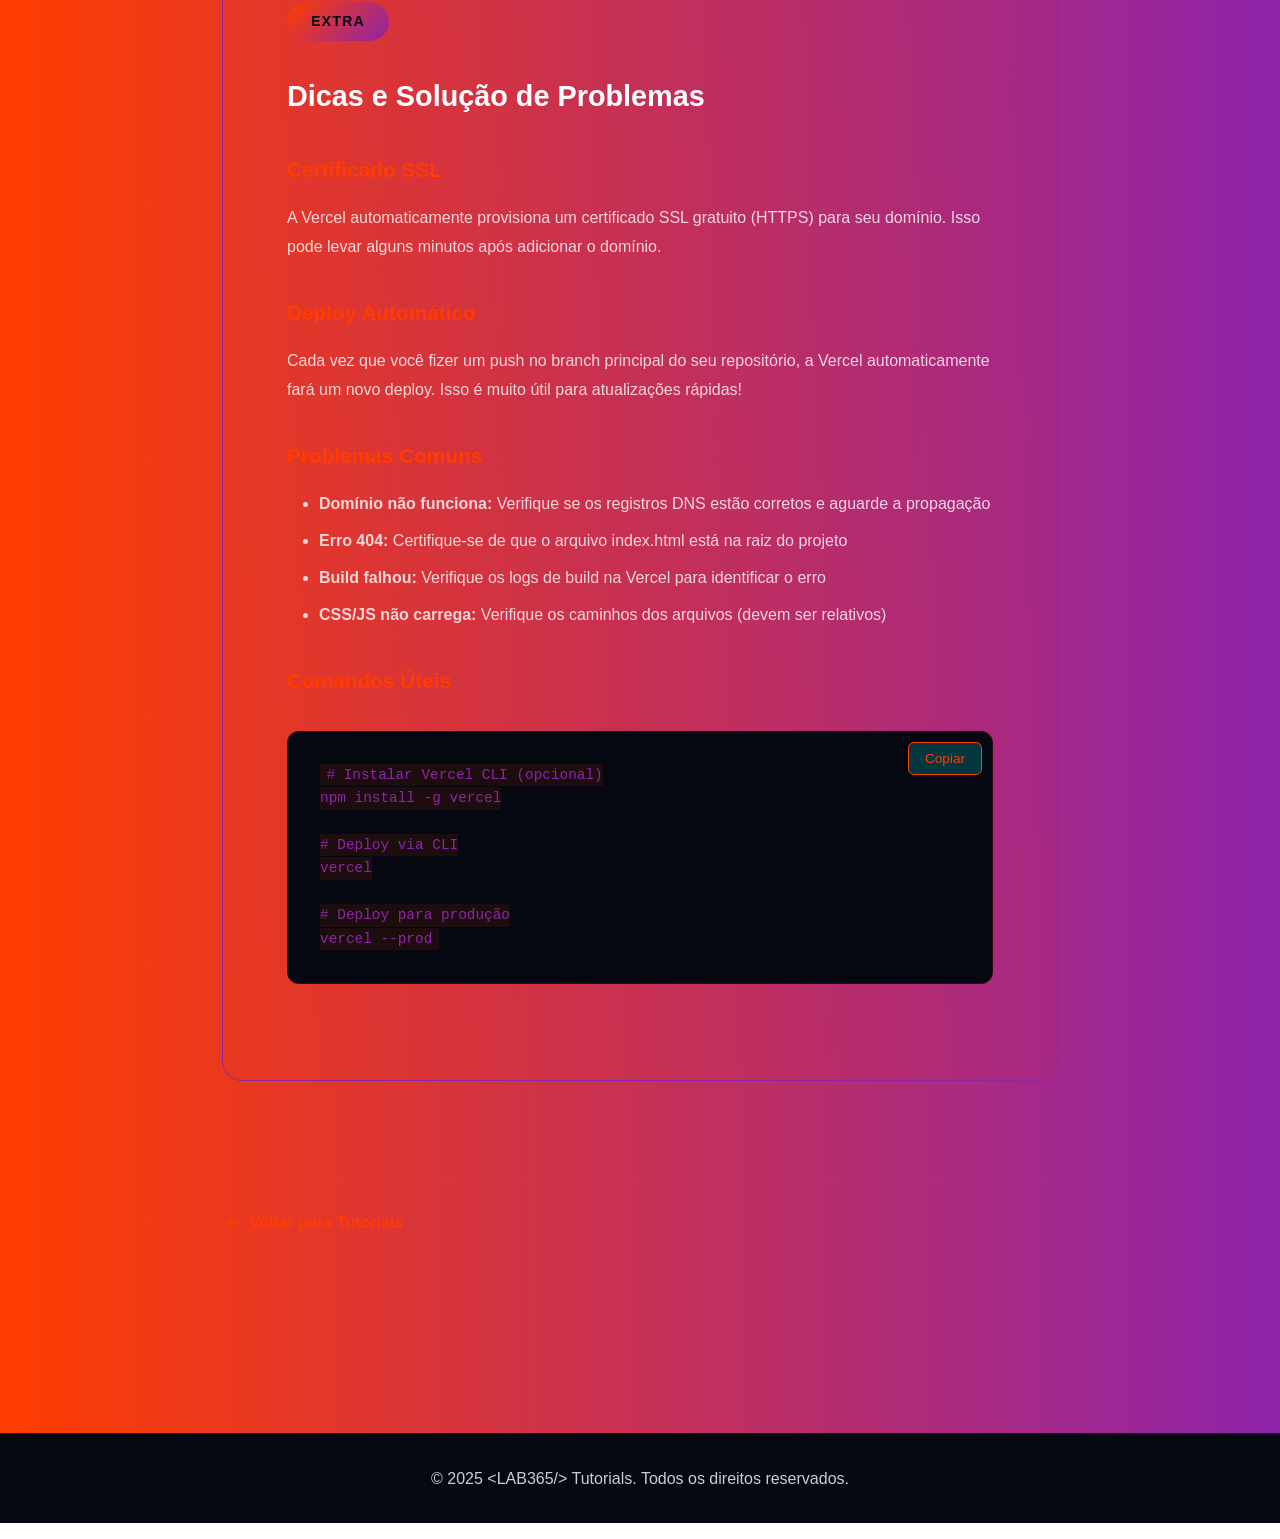
<file: pages/tutorial-vercel.html>
<!DOCTYPE html>
<html lang="pt-BR">
<head>
  <meta charset="UTF-8">
  <meta name="viewport" content="width=device-width, initial-scale=1.0">
  <title>Tutorial: Publicar Site na Vercel - &lt;LAB365/&gt Tutorials</title>
  <link rel="stylesheet" href="../css/styles.css">
</head>
<body>
<div class="bg-animation"></div>

<header class="header">
  <nav class="nav-container">
    <div class="logo">
      <span class="logo-text">&lt;LAB365/&gt</span>
      <span class="logo-subtitle">Tutorials</span>
    </div>
    <ul class="nav-menu">
      <li><a href="../index.html" class="nav-link">Home</a></li>
      <li><a href="tutorials.html" class="nav-link">Tutoriais</a></li>
    </ul>
  </nav>
</header>

<main>
  <article class="tutorial-content">
    <div class="container-narrow">
      <div class="breadcrumb">
        <a href="../index.html">Home</a>
        <span>/</span>
        <a href="tutorials.html">Tutoriais</a>
        <span>/</span>
        <span>Vercel Deploy</span>
      </div>

      <header class="tutorial-header">
        <div class="tutorial-badge">Deploy</div>
        <h1>Como Publicar um Site na Vercel com Domínio Próprio</h1>
        <p class="tutorial-intro">
          Neste tutorial, você vai aprender como fazer o deploy do seu projeto na Vercel e configurar um domínio personalizado.
          Vamos seguir um passo a passo completo, desde a criação da conta até seu site estar no ar com domínio próprio.
        </p>
      </header>

      <div class="tutorial-steps">
        <div class="step-card">
          <div class="step-number">Passo 1</div>
          <h2>Criar uma Conta na Vercel</h2>
          <div class="step-content">
            <p>Primeiro, você precisa criar uma conta na Vercel. Siga os passos abaixo:</p>
            <ol>
              <li>Acesse <a href="https://vercel.com" target="_blank" rel="noopener">vercel.com</a></li>
              <li>Clique em "Sign Up" no canto superior direito</li>
              <li>Escolha uma das opções de autenticação:
                <ul>
                  <li>GitHub (recomendado)</li>
                  <li>GitLab</li>
                  <li>Bitbucket</li>
                  <li>Email</li>
                </ul>
              </li>
              <li>Complete o processo de autenticação</li>
              <li>Aceite os termos de serviço</li>
            </ol>
            <div class="tip">
              <strong>Dica:</strong> Usar GitHub facilita muito o processo de deploy, já que a Vercel pode acessar seus repositórios automaticamente.
            </div>
          </div>
        </div>

        <div class="step-card">
          <div class="step-number">Passo 2</div>
          <h2>Preparar e Publicar seu Repositório</h2>
          <div class="step-content">
            <p>Antes de fazer o deploy, certifique-se de que seu projeto está em um repositório Git:</p>
            <ol>
              <li>Se ainda não tem, <a href="tutorial-github.html">crie um repositório no GitHub</a></li>
              <li>Faça upload de todos os arquivos do seu projeto</li>
              <li>Certifique-se de que o arquivo principal está na raiz (index.html, por exemplo)</li>
              <li>Adicione um arquivo <code>.gitignore</code> se necessário</li>
            </ol>
            <div class="code-block">
                                <pre><code># Exemplo de estrutura de projeto
meu-projeto/
├── index.html
├── styles.css
├── script.js
├── images/
└── README.md</code></pre>
            </div>
          </div>
        </div>

        <div class="step-card">
          <div class="step-number">Passo 3</div>
          <h2>Fazer Deploy na Vercel</h2>
          <div class="step-content">
            <p>Agora vamos conectar seu repositório à Vercel e fazer o deploy:</p>
            <ol>
              <li>No dashboard da Vercel, clique em "New Project"</li>
              <li>Clique em "Import Git Repository"</li>
              <li>Selecione seu repositório da lista</li>
              <li>Configure as opções do projeto:
                <ul>
                  <li><strong>Framework Preset:</strong> Selecione o framework usado (ou "Other" para HTML puro)</li>
                  <li><strong>Root Directory:</strong> Deixe como "." se os arquivos estão na raiz</li>
                  <li><strong>Build Command:</strong> Deixe vazio para projetos estáticos</li>
                  <li><strong>Output Directory:</strong> Deixe vazio ou use "." para HTML puro</li>
                </ul>
              </li>
              <li>Clique em "Deploy"</li>
              <li>Aguarde o processo de build e deploy (geralmente leva menos de 1 minuto)</li>
            </ol>
            <div class="success">
              <strong>Sucesso!</strong> Seu site agora está online em um domínio .vercel.app
            </div>
          </div>
        </div>

        <div class="step-card">
          <div class="step-number">Passo 4</div>
          <h2>Comprar um Domínio (Registro.br)</h2>
          <div class="step-content">
            <p>Para ter um domínio personalizado .com.br, você precisa comprá-lo no Registro.br:</p>
            <ol>
              <li>Acesse <a href="https://registro.br" target="_blank" rel="noopener">registro.br</a></li>
              <li>Na página inicial, digite o domínio desejado e clique em "Buscar"</li>
              <li>Se o domínio estiver disponível, clique em "Registrar"</li>
              <li>Crie uma conta ou faça login (será necessário CPF)</li>
              <li>Preencha os dados de cadastro:
                <ul>
                  <li>Dados pessoais</li>
                  <li>Endereço</li>
                  <li>Telefone</li>
                </ul>
              </li>
              <li>Escolha o período de registro (1 ano recomendado para começar)</li>
              <li>Realize o pagamento via:
                <ul>
                  <li>Cartão de crédito</li>
                  <li>Boleto bancário</li>
                  <li>PIX</li>
                </ul>
              </li>
            </ol>
            <div class="tip">
              <strong>Importante:</strong> Após a compra, você receberá um email de confirmação. O domínio pode levar algumas horas para ser ativado.
            </div>
          </div>
        </div>

        <div class="step-card">
          <div class="step-number">Passo 5</div>
          <h2>Configurar DNS do Domínio</h2>
          <div class="step-content">
            <p>Agora vamos configurar o DNS no Registro.br para apontar para a Vercel:</p>
            <ol>
              <li>Faça login no painel do <a href="https://registro.br" target="_blank" rel="noopener">Registro.br</a></li>
              <li>Vá em "Meus Domínios" e selecione seu domínio</li>
              <li>Clique em "Editar Zona" ou "DNS"</li>
              <li>Remova todos os registros DNS existentes (se houver)</li>
              <li>Adicione os seguintes registros DNS da Vercel:
                <div class="code-block">
                                        <pre><code>Tipo: A
Nome: @
Valor: 76.76.21.21
TTL: 3600

Tipo: CNAME
Nome: www
Valor: cname.vercel-dns.com
TTL: 3600</code></pre>
                </div>
              </li>
              <li>Salve as alterações</li>
            </ol>
            <div class="warning">
              <strong>Atenção:</strong> As alterações de DNS podem levar de 4 a 48 horas para propagar completamente, mas geralmente ficam prontas em algumas horas.
            </div>
          </div>
        </div>

        <div class="step-card">
          <div class="step-number">Passo 6</div>
          <h2>Adicionar Domínio na Vercel</h2>
          <div class="step-content">
            <p>Por fim, vamos adicionar seu domínio personalizado no projeto da Vercel:</p>
            <ol>
              <li>No dashboard da Vercel, acesse seu projeto</li>
              <li>Vá em "Settings" (Configurações)</li>
              <li>No menu lateral, clique em "Domains"</li>
              <li>Digite seu domínio (exemplo: meusite.com.br) e clique em "Add"</li>
              <li>Adicione também a versão com www (www.meusite.com.br)</li>
              <li>A Vercel vai verificar a configuração DNS</li>
              <li>Aguarde a mensagem de confirmação</li>
              <li>Configure redirecionamento (opcional):
                <ul>
                  <li>Marque uma das versões (com ou sem www) como principal</li>
                  <li>A outra será automaticamente redirecionada</li>
                </ul>
              </li>
            </ol>
            <div class="success">
              <strong>Parabéns!</strong> Seu site agora está acessível pelo seu domínio personalizado com HTTPS automático!
            </div>
          </div>
        </div>

        <div class="step-card bonus">
          <div class="step-number">Extra</div>
          <h2>Dicas e Solução de Problemas</h2>
          <div class="step-content">
            <h3>Certificado SSL</h3>
            <p>A Vercel automaticamente provisiona um certificado SSL gratuito (HTTPS) para seu domínio. Isso pode levar alguns minutos após adicionar o domínio.</p>

            <h3>Deploy Automático</h3>
            <p>Cada vez que você fizer um push no branch principal do seu repositório, a Vercel automaticamente fará um novo deploy. Isso é muito útil para atualizações rápidas!</p>

            <h3>Problemas Comuns</h3>
            <ul>
              <li><strong>Domínio não funciona:</strong> Verifique se os registros DNS estão corretos e aguarde a propagação</li>
              <li><strong>Erro 404:</strong> Certifique-se de que o arquivo index.html está na raiz do projeto</li>
              <li><strong>Build falhou:</strong> Verifique os logs de build na Vercel para identificar o erro</li>
              <li><strong>CSS/JS não carrega:</strong> Verifique os caminhos dos arquivos (devem ser relativos)</li>
            </ul>

            <h3>Comandos Úteis</h3>
            <div class="code-block">
                                <pre><code># Instalar Vercel CLI (opcional)
npm install -g vercel

# Deploy via CLI
vercel

# Deploy para produção
vercel --prod</code></pre>
            </div>
          </div>
        </div>
      </div>

      <div class="tutorial-footer">
        <a href="tutorials.html" class="back-link">
          <svg xmlns="http://www.w3.org/2000/svg" width="20" height="20" viewBox="0 0 24 24" fill="none" stroke="currentColor" stroke-width="2">
            <line x1="19" y1="12" x2="5" y2="12"></line>
            <polyline points="12 19 5 12 12 5"></polyline>
          </svg>
          <span>Voltar para Tutoriais</span>
        </a>
      </div>
    </div>
  </article>
</main>

<footer class="footer">
  <div class="container">
    <p>&copy; 2025 &lt;LAB365/&gt Tutorials. Todos os direitos reservados.</p>
  </div>
</footer>

<script src="../js/script.js"></script>
</body>
</html>
</file>
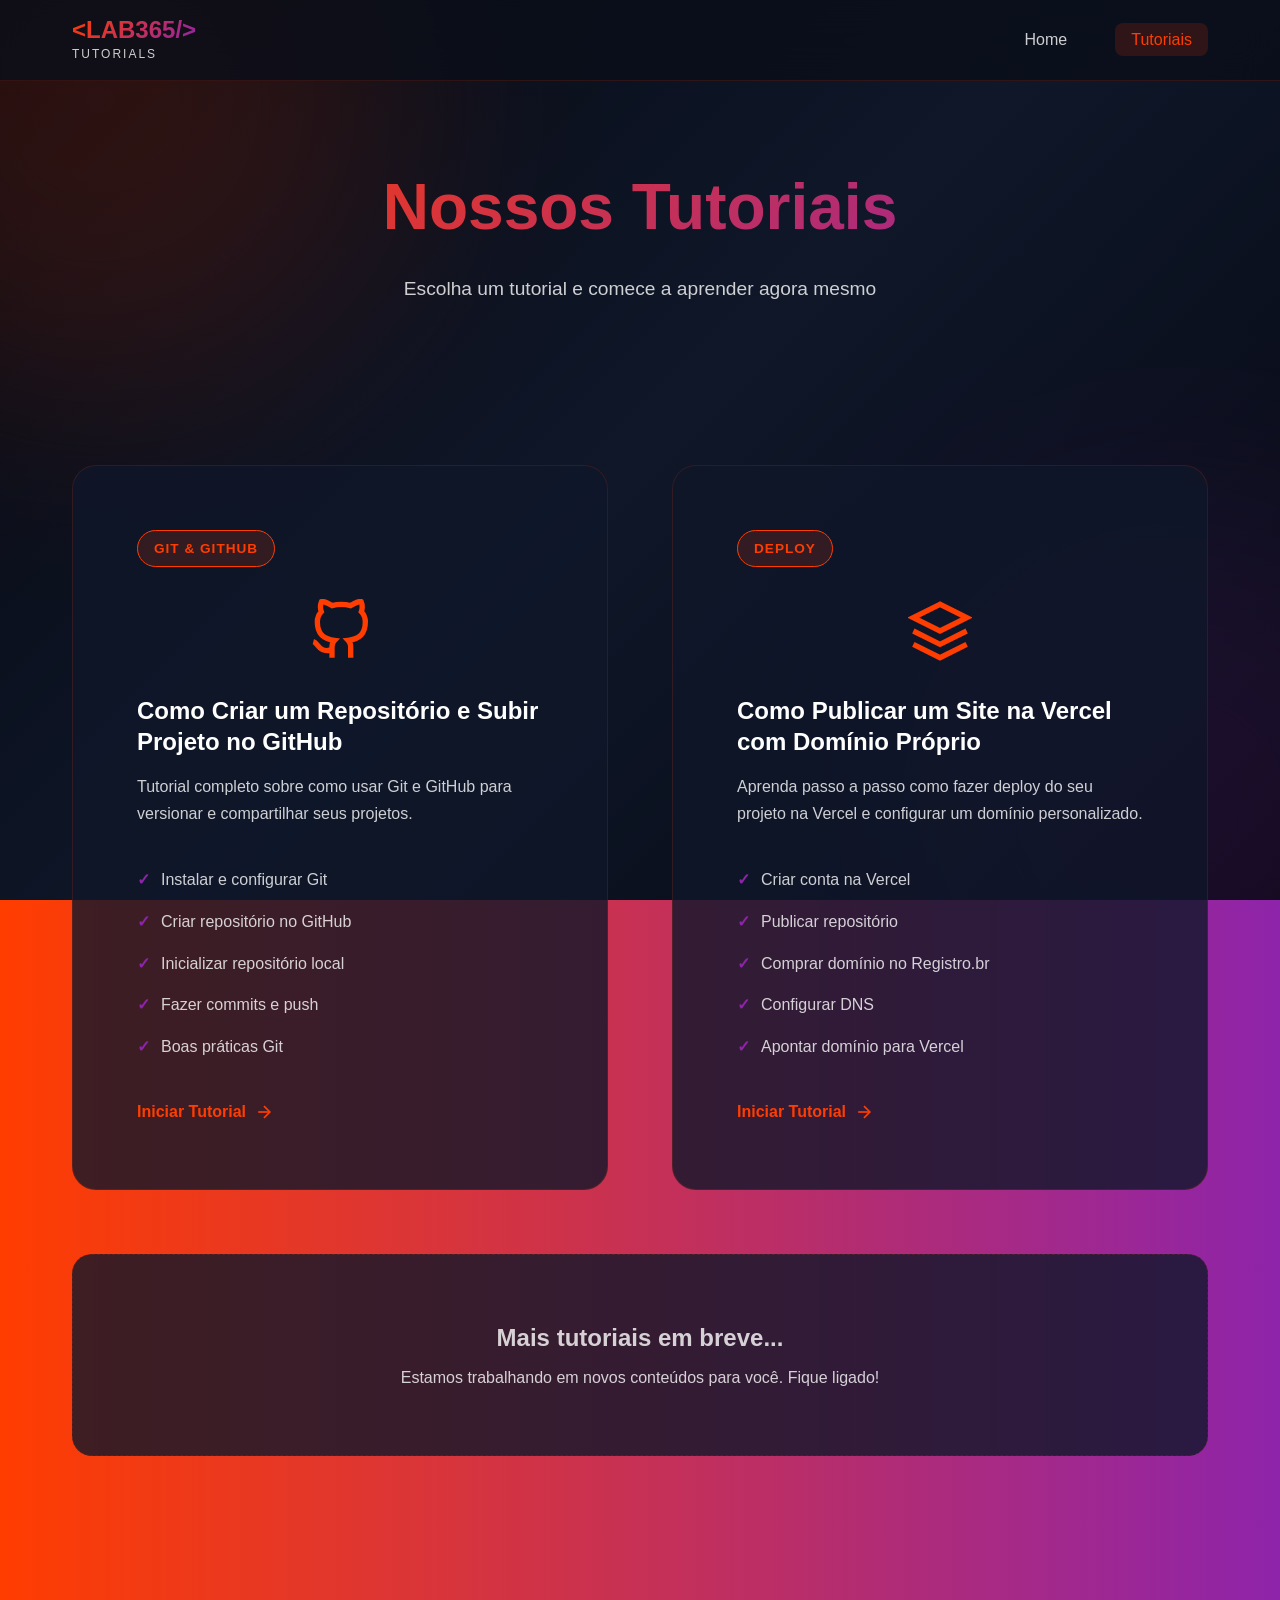
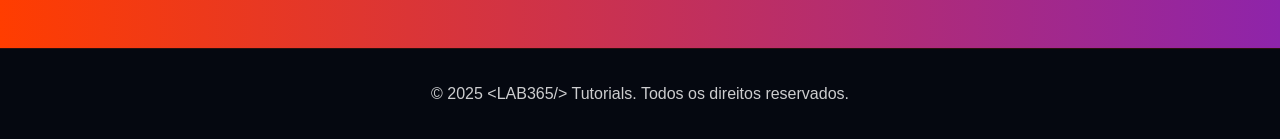
<file: pages/tutorials.html>
<!DOCTYPE html>
<html lang="pt-BR">
<head>
  <meta charset="UTF-8">
  <meta name="viewport" content="width=device-width, initial-scale=1.0">
  <title>Tutoriais - &lt;LAB365/&gt Tutorials</title>
  <link rel="stylesheet" href="../css/styles.css">
</head>
<body>
<div class="bg-animation"></div>

<header class="header">
  <nav class="nav-container">
    <div class="logo">
      <span class="logo-text">&lt;LAB365/&gt</span>
      <span class="logo-subtitle">Tutorials</span>
    </div>
    <ul class="nav-menu">
      <li><a href="../index.html" class="nav-link">Home</a></li>
      <li><a href="tutorials.html" class="nav-link active">Tutoriais</a></li>
    </ul>
  </nav>
</header>

<main>
  <section class="page-header">
    <div class="container">
      <h1 class="page-title">Nossos Tutoriais</h1>
      <p class="page-description">Escolha um tutorial e comece a aprender agora mesmo</p>
    </div>
  </section>

  <section class="tutorials-section">
    <div class="container">
      <div class="tutorials-grid">
        <div class="tutorial-card" data-tilt>
          <div class="tutorial-badge">Git & GitHub</div>
          <div class="tutorial-icon">
            <svg xmlns="http://www.w3.org/2000/svg" width="64" height="64" viewBox="0 0 24 24" fill="none" stroke="currentColor" stroke-width="2">
              <path d="M9 19c-5 1.5-5-2.5-7-3m14 6v-3.87a3.37 3.37 0 0 0-.94-2.61c3.14-.35 6.44-1.54 6.44-7A5.44 5.44 0 0 0 20 4.77 5.07 5.07 0 0 0 19.91 1S18.73.65 16 2.48a13.38 13.38 0 0 0-7 0C6.27.65 5.09 1 5.09 1A5.07 5.07 0 0 0 5 4.77a5.44 5.44 0 0 0-1.5 3.78c0 5.42 3.3 6.61 6.44 7A3.37 3.37 0 0 0 9 18.13V22"></path>
            </svg>
          </div>
          <h3 class="tutorial-title">Como Criar um Repositório e Subir Projeto no GitHub</h3>
          <p class="tutorial-description">
            Tutorial completo sobre como usar Git e GitHub para versionar e compartilhar seus projetos.
          </p>
          <ul class="tutorial-topics">
            <li>Instalar e configurar Git</li>
            <li>Criar repositório no GitHub</li>
            <li>Inicializar repositório local</li>
            <li>Fazer commits e push</li>
            <li>Boas práticas Git</li>
          </ul>
          <a href="tutorial-github.html" class="tutorial-link">
            <span>Iniciar Tutorial</span>
            <svg xmlns="http://www.w3.org/2000/svg" width="20" height="20" viewBox="0 0 24 24" fill="none" stroke="currentColor" stroke-width="2">
              <line x1="5" y1="12" x2="19" y2="12"></line>
              <polyline points="12 5 19 12 12 19"></polyline>
            </svg>
          </a>
        </div>

        <div class="tutorial-card" data-tilt>
          <div class="tutorial-badge">Deploy</div>
          <div class="tutorial-icon">
            <svg xmlns="http://www.w3.org/2000/svg" width="64" height="64" viewBox="0 0 24 24" fill="none" stroke="currentColor" stroke-width="2">
              <polygon points="12 2 2 7 12 12 22 7 12 2"></polygon>
              <polyline points="2 17 12 22 22 17"></polyline>
              <polyline points="2 12 12 17 22 12"></polyline>
            </svg>
          </div>
          <h3 class="tutorial-title">Como Publicar um Site na Vercel com Domínio Próprio</h3>
          <p class="tutorial-description">
            Aprenda passo a passo como fazer deploy do seu projeto na Vercel e configurar um domínio personalizado.
          </p>
          <ul class="tutorial-topics">
            <li>Criar conta na Vercel</li>
            <li>Publicar repositório</li>
            <li>Comprar domínio no Registro.br</li>
            <li>Configurar DNS</li>
            <li>Apontar domínio para Vercel</li>
          </ul>
          <a href="tutorial-vercel.html" class="tutorial-link">
            <span>Iniciar Tutorial</span>
            <svg xmlns="http://www.w3.org/2000/svg" width="20" height="20" viewBox="0 0 24 24" fill="none" stroke="currentColor" stroke-width="2">
              <line x1="5" y1="12" x2="19" y2="12"></line>
              <polyline points="12 5 19 12 12 19"></polyline>
            </svg>
          </a>
        </div>
      </div>

      <div class="coming-soon">
        <h3>Mais tutoriais em breve...</h3>
        <p>Estamos trabalhando em novos conteúdos para você. Fique ligado!</p>
      </div>
    </div>
  </section>
</main>

<footer class="footer">
  <div class="container">
    <p>&copy; 2025 &lt;LAB365/&gt Tutorials. Todos os direitos reservados.</p>
  </div>
</footer>

<script src="../js/script.js"></script>
</body>
</html>
</file>
<file: css/styles.css>
/* css */
/* ===== Reset e Variáveis ===== */
* {
  margin: 0;
  padding: 0;
  box-sizing: border-box;
}

:root {
  --color-primary: #FF3D00;
  --color-secondary: #8E24AA;
  --color-accent: #8E24AA;
  --color-bg-dark: #0a0e1a;
  --color-bg-darker: #050810;
  --color-bg-card: rgba(15, 23, 42, 0.8);
  --color-text: #ffffff;
  --color-text-dim: rgba(255,255,255,0.8);
  --color-border: rgba(255,61,0,0.15);
  --glow-rgb: 255,61,0; /* glow primário (laranja) */
  --glow-secondary-rgb: 142,36,170; /* glow secundário (roxo) */
  --spacing-xs: 0.5rem;
  --spacing-sm: 1rem;
  --spacing-md: 2rem;
  --spacing-lg: 4rem;
  --spacing-xl: 6rem;
  --font-body: 'Inter', -apple-system, BlinkMacSystemFont, 'Segoe UI', sans-serif;
  --font-heading: 'Space Grotesk', 'Inter', sans-serif;
}

@import url('https://fonts.googleapis.com/css2?family=Inter:wght@300;400;500;600;700&family=Space+Grotesk:wght@400;500;600;700&display=swap');

html {
  scroll-behavior: smooth;
}

body {
  font-family: var(--font-body);
  background: linear-gradient(90deg, #FF3D00, #8E24AA) !important;
  color: white !important;
  line-height: 1.6;
  overflow-x: hidden;
  position: relative;
}

/* ===== Background Animation ===== */
.bg-animation {
  position: fixed;
  top: 0;
  left: 0;
  width: 100%;
  height: 100%;
  z-index: -1;
  background: linear-gradient(135deg, var(--color-bg-darker) 0%, #0f1729 50%, var(--color-bg-darker) 100%);
  overflow: hidden;
}

.bg-animation::before,
.bg-animation::after {
  content: '';
  position: absolute;
  width: 600px;
  height: 600px;
  border-radius: 50%;
  filter: blur(120px);
  opacity: 0.15;
  animation: float 20s ease-in-out infinite;
}

.bg-animation::before {
  background: var(--color-primary);
  top: -200px;
  left: -200px;
  animation-delay: 0s;
}

.bg-animation::after {
  background: var(--color-secondary);
  bottom: -200px;
  right: -200px;
  animation-delay: 10s;
}

@keyframes float {
  0%, 100% { transform: translate(0, 0) scale(1); }
  33% { transform: translate(100px, -100px) scale(1.1); }
  66% { transform: translate(-100px, 100px) scale(0.9); }
}

/* ===== Container ===== */
.container {
  max-width: 1200px;
  margin: 0 auto;
  padding: 0 var(--spacing-md);
}

.container-narrow {
  max-width: 900px;
  margin: 0 auto;
  padding: 0 var(--spacing-md);
}

/* ===== Header & Navigation ===== */
.header {
  position: fixed;
  top: 0;
  left: 0;
  right: 0;
  z-index: 1000;
  background: rgba(10, 14, 26, 0.8);
  backdrop-filter: blur(20px);
  border-bottom: 1px solid var(--color-border);
  transition: background 0.3s ease;
}

.nav-container {
  max-width: 1200px;
  margin: 0 auto;
  padding: var(--spacing-sm) var(--spacing-md);
  display: flex;
  justify-content: space-between;
  align-items: center;
}

.logo {
  display: flex;
  flex-direction: column;
  gap: 0;
  cursor: pointer;
  transition: transform 0.3s ease;
}

.logo:hover {
  transform: scale(1.05);
}

.logo-text {
  font-family: var(--font-heading);
  font-size: 1.5rem;
  font-weight: 700;
  background: linear-gradient(135deg, var(--color-primary), var(--color-secondary));
  -webkit-background-clip: text;
  -webkit-text-fill-color: transparent;
  background-clip: text;
  line-height: 1.2;
}

.logo-subtitle {
  font-size: 0.75rem;
  color: var(--color-text-dim);
  letter-spacing: 2px;
  text-transform: uppercase;
}

.nav-menu {
  display: flex;
  list-style: none;
  gap: var(--spacing-md);
}

.nav-link {
  color: var(--color-text-dim);
  text-decoration: none;
  font-weight: 500;
  padding: 0.5rem 1rem;
  border-radius: 8px;
  transition: color 0.3s ease, background 0.3s ease, transform 0.3s ease;
  position: relative;
}

.nav-link:hover {
  color: var(--color-primary);
  background: rgba(var(--glow-rgb), 0.1);
  transform: translateY(-2px);
}

.nav-link.active {
  color: var(--color-primary);
  background: rgba(var(--glow-rgb), 0.15);
}

/* ===== Hero Section ===== */
.hero {
  min-height: 100vh;
  display: flex;
  align-items: center;
  justify-content: center;
  padding: var(--spacing-xl) var(--spacing-md);
  position: relative;
  overflow: hidden;
}

.hero-content {
  max-width: 700px;
  z-index: 2;
  animation: fadeInUp 1s ease-out;
}

.hero-title {
  font-family: var(--font-heading);
  font-size: clamp(2.5rem, 8vw, 5rem);
  font-weight: 700;
  margin-bottom: var(--spacing-md);
  line-height: 1.1;
}

.title-line {
  display: block;
  color: var(--color-text-dim);
  font-size: clamp(1.2rem, 3vw, 1.8rem);
  font-weight: 400;
  margin-bottom: var(--spacing-xs);
}

.title-highlight {
  display: block;
  background: linear-gradient(135deg, var(--color-primary) 0%, var(--color-secondary) 100%);
  -webkit-background-clip: text;
  -webkit-text-fill-color: transparent;
  background-clip: text;
  position: relative;
}

.hero-description {
  font-size: 1.2rem;
  color: var(--color-text-dim);
  margin-bottom: var(--spacing-lg);
  line-height: 1.8;
}

/* ===== Buttons ===== */
.cta-button {
  display: inline-flex;
  align-items: center;
  justify-content: center;
  padding: 1rem 2.5rem;
  font-size: 1.1rem;
  font-weight: 600;
  color: var(--color-bg-darker);
  background: linear-gradient(135deg, var(--color-primary) 0%, var(--color-secondary) 100%);
  border: none;
  border-radius: 12px;
  text-decoration: none;
  cursor: pointer;
  position: relative;
  overflow: hidden;
  transition: transform 0.3s ease, box-shadow 0.3s ease;
  z-index: 1;
}

.cta-button:hover {
  transform: translateY(-3px) scale(1.02);
  box-shadow: 0 20px 40px rgba(var(--glow-rgb), 0.3);
}

.cta-button.secondary {
  background: transparent;
  color: var(--color-primary);
  border: 2px solid var(--color-primary);
}

.cta-button.secondary:hover {
  background: rgba(var(--glow-rgb), 0.1);
  box-shadow: 0 20px 40px rgba(var(--glow-rgb), 0.2);
}

.button-glow {
  position: absolute;
  top: -50%;
  left: -50%;
  width: 200%;
  height: 200%;
  background: radial-gradient(circle, rgba(255, 255, 255, 0.3) 0%, transparent 70%);
  opacity: 0;
  transition: opacity 0.5s ease;
  pointer-events: none;
}

.cta-button:hover .button-glow {
  opacity: 1;
}

/* ===== Hero Visual ===== */
.hero-visual {
  position: absolute;
  right: 0;
  top: 50%;
  transform: translateY(-50%);
  width: 50%;
  height: 80%;
  pointer-events: none;
}

.floating-card {
  position: absolute;
  border-radius: 20px;
  background: linear-gradient(135deg, rgba(var(--glow-rgb), 0.1), rgba(var(--glow-secondary-rgb), 0.1));
  border: 1px solid var(--color-border);
  backdrop-filter: blur(10px);
  box-shadow: 0 20px 60px rgba(var(--glow-rgb), 0.2);
}

.floating-card.card-1 {
  width: 300px;
  height: 400px;
  top: 10%;
  right: 10%;
  animation: floatCard 6s ease-in-out infinite;
  transform-style: preserve-3d;
}

.floating-card.card-2 {
  width: 250px;
  height: 300px;
  bottom: 20%;
  right: 30%;
  animation: floatCard 8s ease-in-out infinite;
  animation-delay: 2s;
  transform-style: preserve-3d;
}

.floating-card.card-3 {
  width: 200px;
  height: 250px;
  top: 40%;
  right: 5%;
  animation: floatCard 7s ease-in-out infinite;
  animation-delay: 4s;
  transform-style: preserve-3d;
}

@keyframes floatCard {
  0%, 100% {
    transform: translateY(0) rotateY(0deg) rotateX(0deg);
  }
  25% {
    transform: translateY(-20px) rotateY(5deg) rotateX(5deg);
  }
  50% {
    transform: translateY(-40px) rotateY(-5deg) rotateX(-5deg);
  }
  75% {
    transform: translateY(-20px) rotateY(3deg) rotateX(3deg);
  }
}

/* ===== Sections ===== */
.about-section,
.features-section,
.tutorials-section,
.cta-section {
  padding: var(--spacing-xl) 0;
}

.section-title {
  font-family: var(--font-heading);
  font-size: clamp(2rem, 5vw, 3rem);
  font-weight: 700;
  text-align: center;
  margin-bottom: var(--spacing-lg);
  background: linear-gradient(135deg, var(--color-text) 0%, var(--color-primary) 100%);
  -webkit-background-clip: text;
  -webkit-text-fill-color: transparent;
  background-clip: text;
}

/* ===== About Cards ===== */
.about-grid {
  display: grid;
  grid-template-columns: repeat(auto-fit, minmax(300px, 1fr));
  gap: var(--spacing-md);
}

.about-card {
  background: var(--color-bg-card);
  border: 1px solid var(--color-border);
  border-radius: 20px;
  padding: var(--spacing-lg);
  transition: transform 0.3s ease, box-shadow 0.3s ease, border-color 0.3s ease;
  cursor: pointer;
  position: relative;
  overflow: hidden;
}

.about-card::before {
  content: '';
  position: absolute;
  top: 0;
  left: 0;
  right: 0;
  height: 3px;
  background: linear-gradient(90deg, var(--color-primary), var(--color-secondary));
  transform: scaleX(0);
  transition: transform 0.3s ease;
}

.about-card:hover::before {
  transform: scaleX(1);
}

.about-card:hover {
  transform: translateY(-10px) rotateX(5deg);
  box-shadow: 0 20px 60px rgba(var(--glow-rgb), 0.3);
  border-color: var(--color-primary);
}

.card-icon {
  width: 64px;
  height: 64px;
  display: flex;
  align-items: center;
  justify-content: center;
  margin-bottom: var(--spacing-md);
  color: var(--color-primary);
}

.about-card h3 {
  font-family: var(--font-heading);
  font-size: 1.5rem;
  margin-bottom: var(--spacing-sm);
  color: var(--color-text);
}

.about-card p {
  color: var(--color-text-dim);
  line-height: 1.7;
}

/* ===== Features List ===== */
.features-list {
  max-width: 800px;
  margin: 0 auto;
}

.feature-item {
  display: flex;
  gap: var(--spacing-md);
  padding: var(--spacing-md);
  margin-bottom: var(--spacing-md);
  background: var(--color-bg-card);
  border: 1px solid var(--color-border);
  border-radius: 16px;
  transition: transform 0.3s ease, box-shadow 0.3s ease;
  cursor: pointer;
}

.feature-item:hover {
  transform: translateX(10px);
  box-shadow: -10px 10px 40px rgba(var(--glow-rgb), 0.2);
}

.feature-number {
  font-family: var(--font-heading);
  font-size: 3rem;
  font-weight: 700;
  background: linear-gradient(135deg, var(--color-primary), var(--color-secondary));
  -webkit-background-clip: text;
  -webkit-text-fill-color: transparent;
  background-clip: text;
  line-height: 1;
  flex-shrink: 0;
}

.feature-content h3 {
  font-family: var(--font-heading);
  font-size: 1.3rem;
  margin-bottom: var(--spacing-xs);
  color: var(--color-text);
}

.feature-content p {
  color: var(--color-text-dim);
}

/* ===== CTA Section ===== */
.cta-section {
  padding: var(--spacing-xl) var(--spacing-md);
}

.cta-card {
  background: linear-gradient(135deg, rgba(var(--glow-rgb), 0.1), rgba(var(--glow-secondary-rgb), 0.1));
  border: 1px solid var(--color-border);
  border-radius: 30px;
  padding: var(--spacing-xl);
  text-align: center;
  position: relative;
  overflow: hidden;
}

.cta-card::before {
  content: '';
  position: absolute;
  top: -50%;
  left: -50%;
  width: 200%;
  height: 200%;
  background: radial-gradient(circle, rgba(var(--glow-rgb), 0.1) 0%, transparent 70%);
  animation: rotate 20s linear infinite;
}

.cta-card h2 {
  font-family: var(--font-heading);
  font-size: 2.5rem;
  margin-bottom: var(--spacing-sm);
  position: relative;
  z-index: 1;
}

.cta-card p {
  font-size: 1.2rem;
  color: var(--color-text-dim);
  margin-bottom: var(--spacing-md);
  position: relative;
  z-index: 1;
}

@keyframes rotate {
  0% { transform: rotate(0deg); }
  100% { transform: rotate(360deg); }
}

/* ===== Page Header ===== */
.page-header {
  padding: calc(var(--spacing-xl) + 60px) var(--spacing-md) var(--spacing-lg);
  text-align: center;
}

.page-title {
  font-family: var(--font-heading);
  font-size: clamp(2.5rem, 6vw, 4rem);
  font-weight: 700;
  margin-bottom: var(--spacing-sm);
  background: linear-gradient(135deg, var(--color-primary) 0%, var(--color-secondary) 100%);
  -webkit-background-clip: text;
  -webkit-text-fill-color: transparent;
  background-clip: text;
}

.page-description {
  font-size: 1.2rem;
  color: var(--color-text-dim);
}

/* ===== Tutorial Cards ===== */
.tutorials-grid {
  display: grid;
  grid-template-columns: repeat(auto-fit, minmax(350px, 1fr));
  gap: var(--spacing-lg);
  margin-bottom: var(--spacing-lg);
}

.tutorial-card {
  background: var(--color-bg-card);
  border: 1px solid var(--color-border);
  border-radius: 24px;
  padding: var(--spacing-lg);
  transition: transform 0.4s ease, box-shadow 0.4s ease, border-color 0.4s ease;
  cursor: pointer;
  position: relative;
  overflow: hidden;
}

.tutorial-card::before {
  content: '';
  position: absolute;
  top: 0;
  left: -100%;
  width: 100%;
  height: 100%;
  background: linear-gradient(90deg, transparent, rgba(var(--glow-rgb), 0.1), transparent);
  transition: left 0.5s ease;
}

.tutorial-card:hover::before {
  left: 100%;
}

.tutorial-card:hover {
  transform: translateY(-10px) scale(1.02);
  box-shadow: 0 30px 80px rgba(var(--glow-rgb), 0.3);
  border-color: var(--color-primary);
}

.tutorial-badge {
  display: inline-block;
  padding: 0.4rem 1rem;
  background: rgba(var(--glow-rgb), 0.15);
  color: var(--color-primary);
  border: 1px solid var(--color-primary);
  border-radius: 20px;
  font-size: 0.85rem;
  font-weight: 600;
  text-transform: uppercase;
  letter-spacing: 1px;
  margin-bottom: var(--spacing-md);
}

.tutorial-icon {
  display: flex;
  justify-content: center;
  margin-bottom: var(--spacing-md);
  color: var(--color-primary);
}

.tutorial-title {
  font-family: var(--font-heading);
  font-size: 1.5rem;
  margin-bottom: var(--spacing-sm);
  color: var(--color-text);
  line-height: 1.3;
}

.tutorial-description {
  color: var(--color-text-dim);
  margin-bottom: var(--spacing-md);
  line-height: 1.7;
}

.tutorial-topics {
  list-style: none;
  margin-bottom: var(--spacing-md);
}

.tutorial-topics li {
  padding: 0.5rem 0;
  color: var(--color-text-dim);
  position: relative;
  padding-left: 1.5rem;
}

.tutorial-topics li::before {
  content: '✓';
  position: absolute;
  left: 0;
  color: var(--color-secondary);
  font-weight: bold;
}

.tutorial-link {
  display: inline-flex;
  align-items: center;
  gap: 0.5rem;
  color: var(--color-primary);
  text-decoration: none;
  font-weight: 600;
  transition: gap 0.3s ease;
}

.tutorial-link:hover {
  gap: 1rem;
}

.coming-soon {
  text-align: center;
  padding: var(--spacing-lg);
  background: var(--color-bg-card);
  border: 1px dashed var(--color-border);
  border-radius: 20px;
}

.coming-soon h3 {
  font-family: var(--font-heading);
  font-size: 1.5rem;
  color: var(--color-text-dim);
  margin-bottom: var(--spacing-xs);
}

.coming-soon p {
  color: var(--color-text-dim);
}

/* ===== Tutorial Content Page ===== */
.tutorial-content {
  padding: calc(var(--spacing-xl) + 60px) 0 var(--spacing-xl);
}

.breadcrumb {
  display: flex;
  align-items: center;
  gap: 0.5rem;
  margin-bottom: var(--spacing-md);
  font-size: 0.9rem;
  color: var(--color-text-dim);
}

.breadcrumb a {
  color: var(--color-primary);
  text-decoration: none;
  transition: color 0.3s ease;
}

.breadcrumb a:hover {
  color: var(--color-secondary);
}

.tutorial-header {
  margin-bottom: var(--spacing-lg);
}

.tutorial-header h1 {
  font-family: var(--font-heading);
  font-size: clamp(2rem, 5vw, 3rem);
  font-weight: 700;
  margin-bottom: var(--spacing-md);
  line-height: 1.2;
}

.tutorial-intro {
  font-size: 1.2rem;
  color: var(--color-text-dim);
  line-height: 1.8;
}

/* ===== Step Cards ===== */
.tutorial-steps {
  margin-top: var(--spacing-lg);
}

.step-card {
  background: var(--color-bg-card);
  border: 1px solid var(--color-border);
  border-radius: 20px;
  padding: var(--spacing-lg);
  margin-bottom: var(--spacing-lg);
  position: relative;
  transition: transform 0.3s ease, box-shadow 0.3s ease;
}

.step-card:hover {
  transform: translateY(-5px);
  box-shadow: 0 20px 60px rgba(var(--glow-rgb), 0.2);
}

.step-card.bonus {
  border: 1px solid var(--color-secondary);
  background: linear-gradient(135deg, rgba(var(--glow-secondary-rgb), 0.05), rgba(var(--glow-rgb), 0.05));
}

.step-number {
  display: inline-block;
  padding: 0.5rem 1.5rem;
  background: linear-gradient(135deg, var(--color-primary), var(--color-secondary));
  color: var(--color-bg-darker);
  border-radius: 30px;
  font-weight: 700;
  font-size: 0.9rem;
  text-transform: uppercase;
  letter-spacing: 1px;
  margin-bottom: var(--spacing-md);
}

.step-card h2 {
  font-family: var(--font-heading);
  font-size: 1.8rem;
  margin-bottom: var(--spacing-md);
  color: var(--color-text);
}

.step-card h3 {
  font-family: var(--font-heading);
  font-size: 1.3rem;
  margin-top: var(--spacing-md);
  margin-bottom: var(--spacing-sm);
  color: var(--color-primary);
}

.step-content {
  color: var(--color-text-dim);
  line-height: 1.8;
}

.step-content p {
  margin-bottom: var(--spacing-sm);
}

.step-content ol,
.step-content ul {
  margin: var(--spacing-sm) 0;
  padding-left: var(--spacing-md);
}

.step-content li {
  margin-bottom: var(--spacing-xs);
}

.step-content ul ul,
.step-content ol ul {
  margin-top: var(--spacing-xs);
}

.step-content a {
  color: var(--color-primary);
  text-decoration: none;
  border-bottom: 1px solid transparent;
  transition: border-color 0.3s ease;
}

.step-content a:hover {
  border-bottom-color: var(--color-primary);
}

.code-block {
  background: var(--color-bg-darker);
  border: 1px solid var(--color-border);
  border-radius: 12px;
  padding: var(--spacing-md);
  margin: var(--spacing-md) 0;
  overflow-x: auto;
}

.code-block code {
  font-family: 'Fira Code', 'Courier New', monospace;
  font-size: 0.9rem;
  color: var(--color-secondary);
  line-height: 1.6;
}

code {
  background: rgba(var(--glow-rgb), 0.1);
  padding: 0.2rem 0.4rem;
  border-radius: 4px;
  font-family: 'Fira Code', 'Courier New', monospace;
  font-size: 0.9em;
  color: var(--color-primary);
}

/* ===== Alert Boxes ===== */
.tip,
.warning,
.success {
  padding: var(--spacing-md);
  border-radius: 12px;
  margin: var(--spacing-md) 0;
  border-left: 4px solid;
}

.tip {
  background: rgba(var(--glow-rgb), 0.1);
  border-color: var(--color-primary);
}

.tip strong {
  color: var(--color-primary);
}

.warning {
  background: rgba(255, 191, 0, 0.1);
  border-color: #ffbf00;
}

.warning strong {
  color: #ffbf00;
}

.success {
  background: rgba(var(--glow-secondary-rgb), 0.1);
  border-color: var(--color-secondary);
}

.success strong {
  color: var(--color-secondary);
}

/* ===== Tutorial Footer ===== */
.tutorial-footer {
  margin-top: var(--spacing-xl);
  padding-top: var(--spacing-md);
  border-top: 1px solid var(--color-border);
}

.back-link {
  display: inline-flex;
  align-items: center;
  gap: 0.5rem;
  color: var(--color-primary);
  text-decoration: none;
  font-weight: 600;
  transition: gap 0.3s ease, color 0.3s ease;
}

.back-link:hover {
  gap: 1rem;
  color: var(--color-secondary);
}

/* ===== Footer ===== */
.footer {
  background: var(--color-bg-darker);
  border-top: 1px solid var(--color-border);
  padding: var(--spacing-md) 0;
  text-align: center;
  color: var(--color-text-dim);
  margin-top: var(--spacing-xl);
}

/* ===== Animations ===== */
@keyframes fadeInUp {
  from {
    opacity: 0;
    transform: translateY(30px);
  }
  to {
    opacity: 1;
    transform: translateY(0);
  }
}

/* ===== Responsive ===== */
@media (max-width: 768px) {
  .nav-menu {
    gap: var(--spacing-sm);
  }

  .hero {
    min-height: auto;
    padding: calc(var(--spacing-xl) + 60px) var(--spacing-sm) var(--spacing-xl);
  }

  .hero-visual {
    display: none;
  }

  .about-grid,
  .tutorials-grid {
    grid-template-columns: 1fr;
  }

  .feature-item {
    flex-direction: column;
    text-align: center;
  }

  .feature-number {
    font-size: 2rem;
  }

  .container,
  .container-narrow {
    padding: 0 var(--spacing-sm);
  }
}

@media (max-width: 480px) {
  .nav-menu {
    gap: 0.5rem;
  }

  .nav-link {
    padding: 0.4rem 0.8rem;
    font-size: 0.9rem;
  }

  .logo-text {
    font-size: 1.2rem;
  }

  .cta-button {
    padding: 0.9rem 2rem;
    font-size: 1rem;
  }
}

/* ===== Smooth Scroll Reveal ===== */
.reveal {
  opacity: 0;
  transform: translateY(30px);
  transition: opacity 0.6s ease, transform 0.6s ease;
}

.reveal.active {
  opacity: 1;
  transform: translateY(0);
}
</file>
